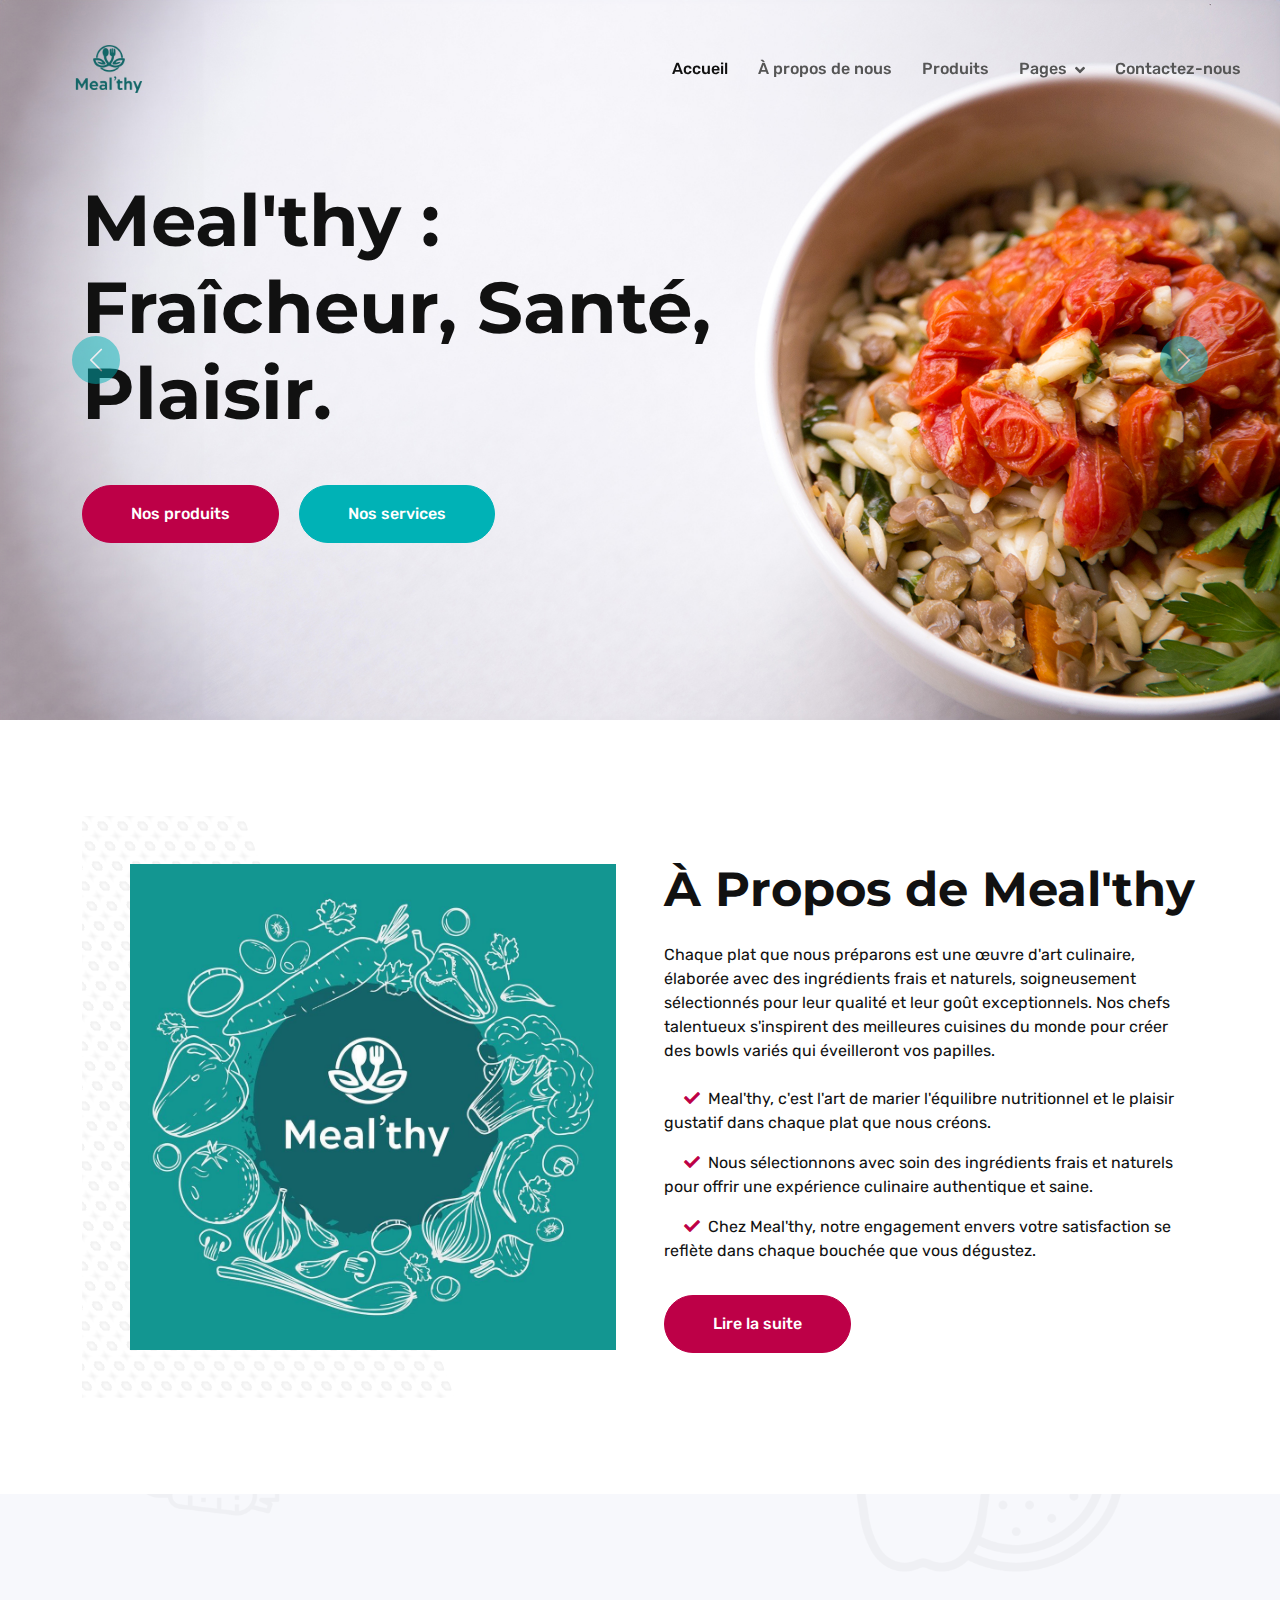
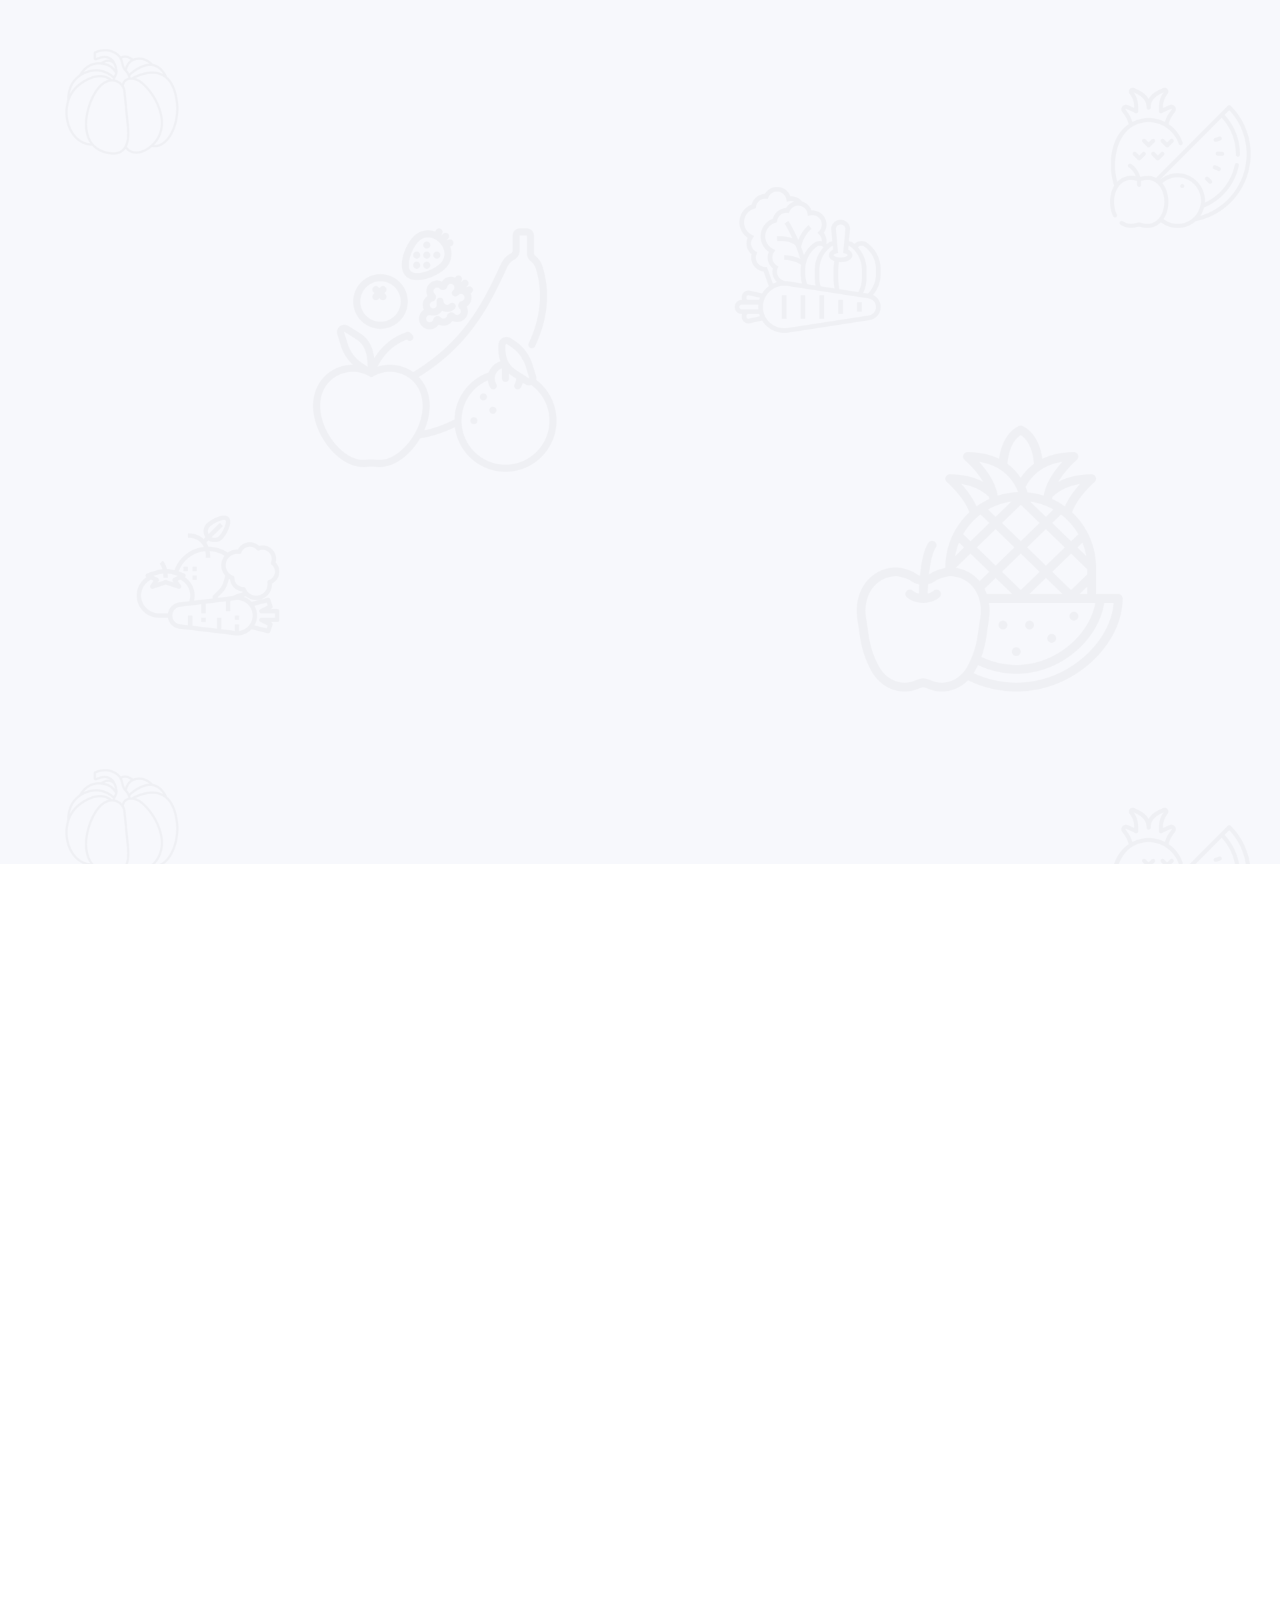
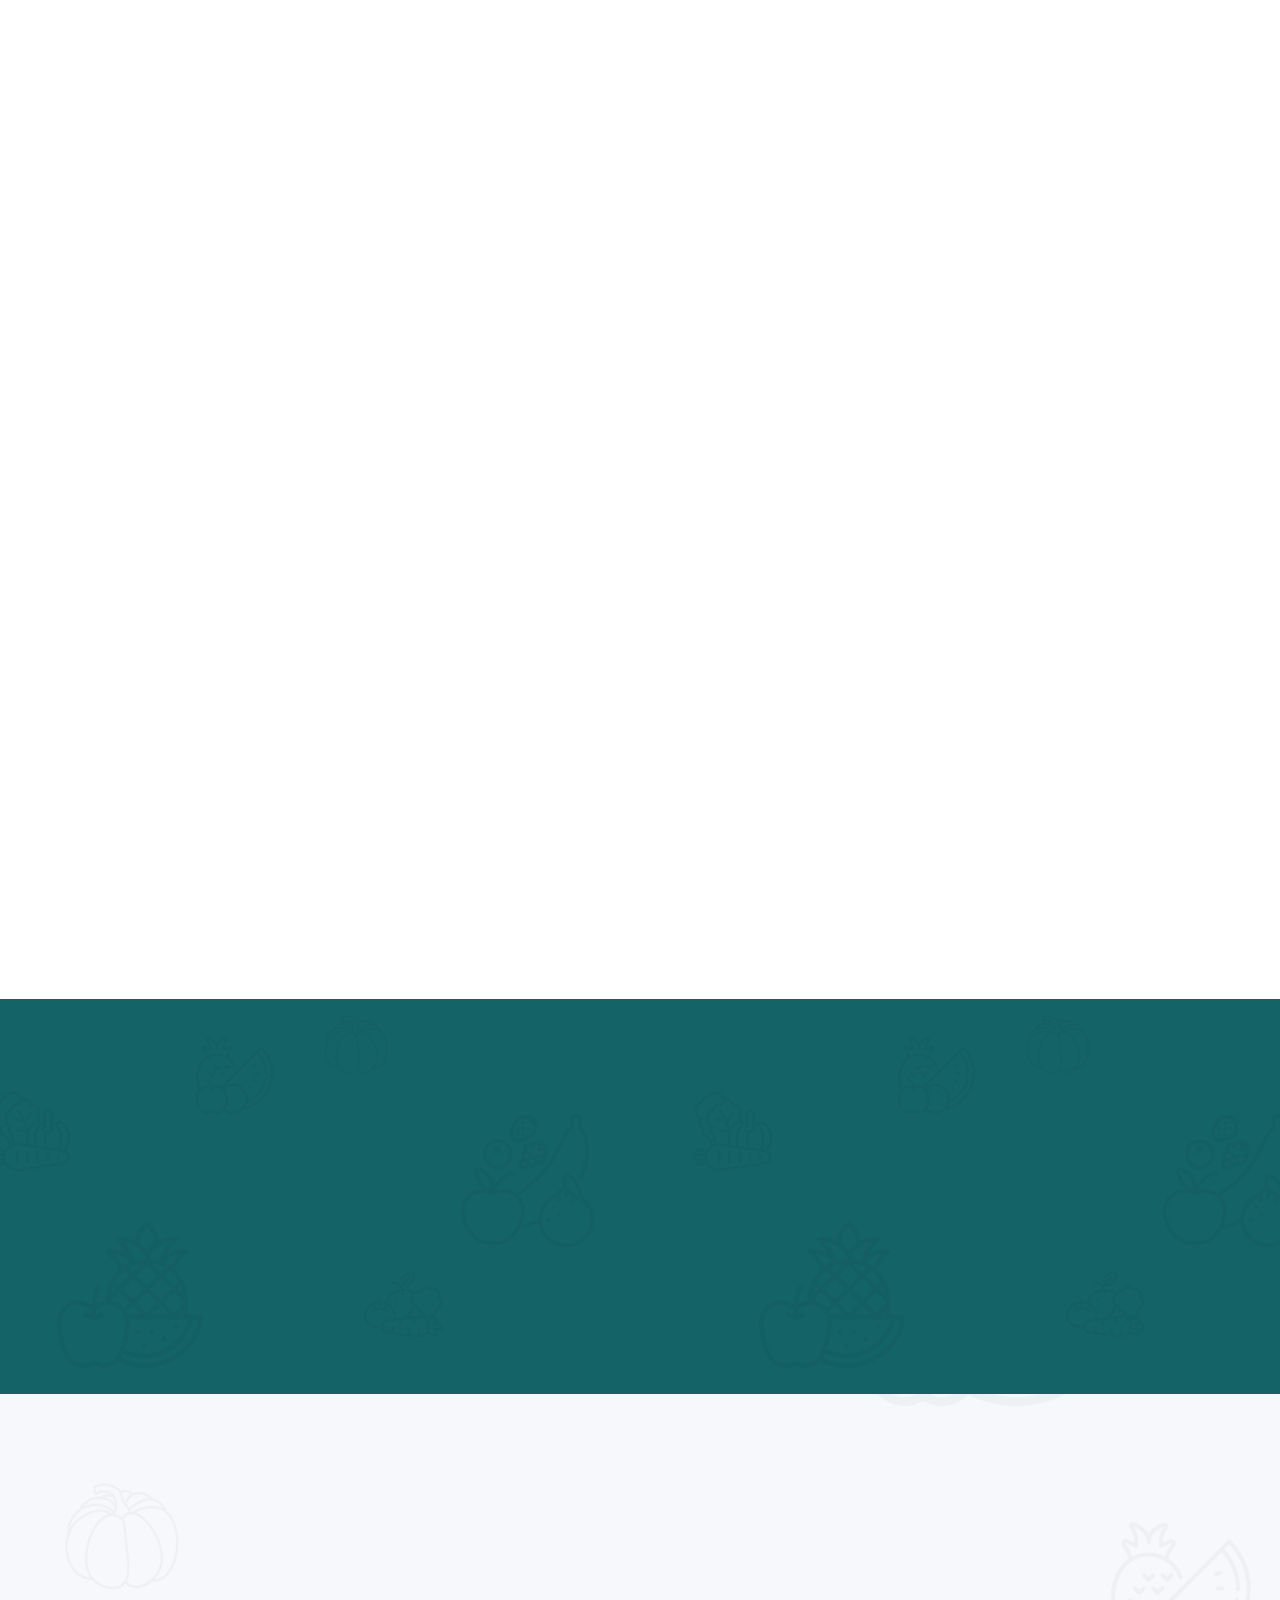
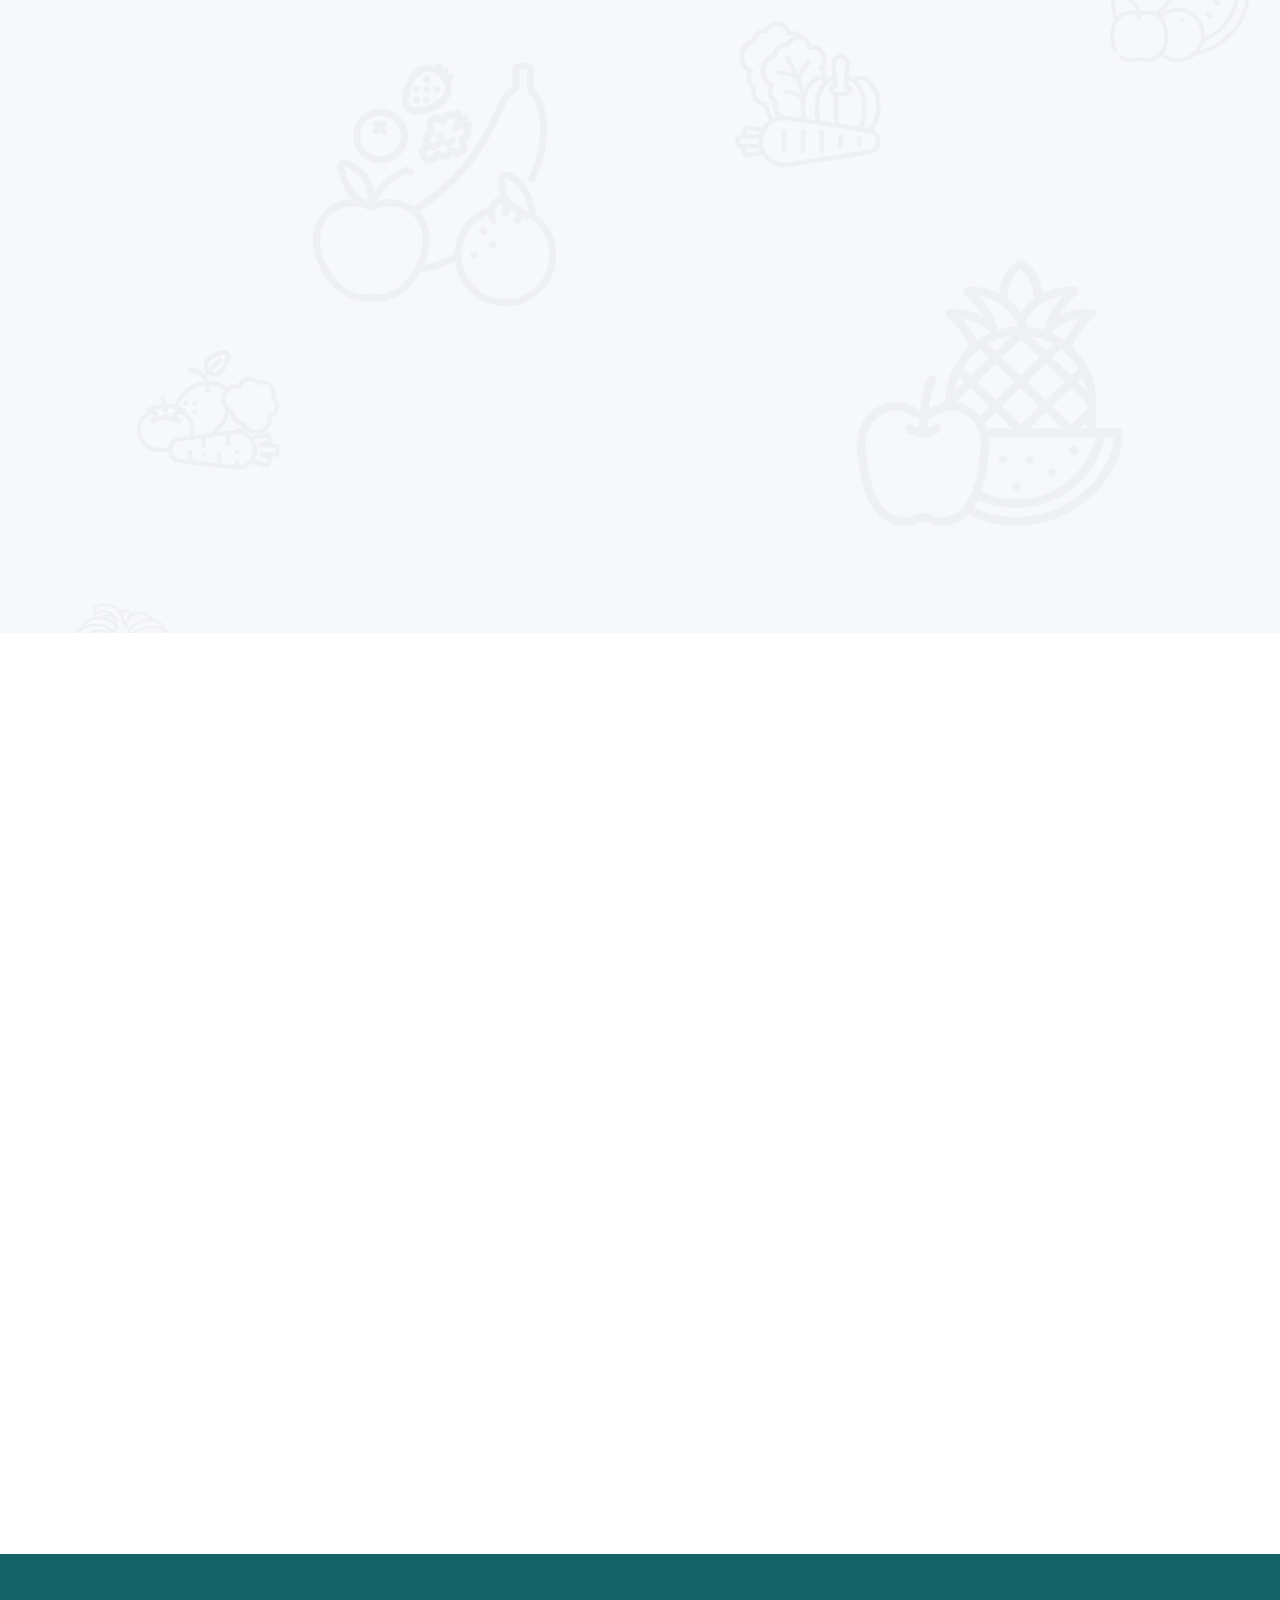
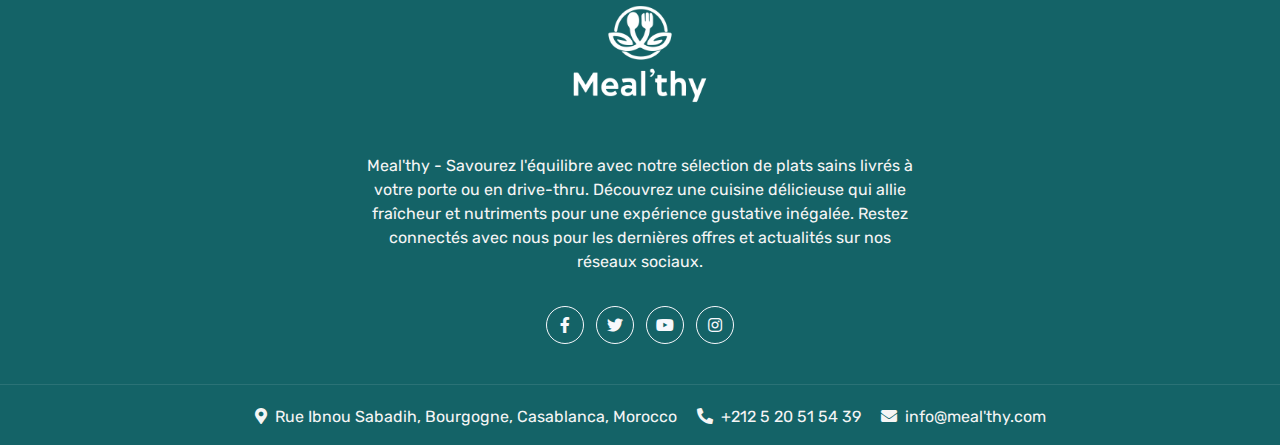
<file: index.html>
<!DOCTYPE html>
<html lang="en">

<head>
    <meta charset="utf-8">
    <title>Meal'thy | Healthy Meals Livrés à Votre Porte</title>
    <meta content="width=device-width, initial-scale=1.0" name="viewport">
    <meta content="smart kitchen delivery takeaway healthy meal glovo jumia food snack livraison lalivraison Mealthy, alimentation saine, repas équilibrés, livraison de repas, cuisine marocaine, santé, nutrition" name="keywords">
    <meta content="Découvrez Mealthy Maroc, votre source de repas équilibrés et délicieux. Commandez en ligne et profitez d'une livraison rapide à Casablanca. Explorez notre menu varié de plats inspirés de la cuisine marocaine et internationale." name="description">

    <!-- Favicon -->
    <link href="img/favicon.ico" rel="icon">

    <!-- Google Web Fonts -->
    <link rel="preconnect" href="https://fonts.googleapis.com">
    <link rel="preconnect" href="https://fonts.gstatic.com" crossorigin>
    <link href="https://fonts.googleapis.com/css2?family=Open+Sans:wght@400;500&family=Lora:wght@600;700&display=swap" rel="stylesheet"> 
    
    <link rel="preconnect" href="https://fonts.gstatic.com" crossorigin>
    <link href="https://fonts.googleapis.com/css2?family=DM+Serif+Display&family=Rubik:wght@400;700&display=swap" rel="stylesheet">

    <link rel="preconnect" href="https://fonts.googleapis.com">
    <link rel="preconnect" href="https://fonts.gstatic.com" crossorigin>
    <link href="https://fonts.googleapis.com/css2?family=Montserrat:wght@400;700&display=swap" rel="stylesheet">


    <!-- Icon Font Stylesheet -->
    <link href="https://cdnjs.cloudflare.com/ajax/libs/font-awesome/5.10.0/css/all.min.css" rel="stylesheet">
    <link href="https://cdn.jsdelivr.net/npm/bootstrap-icons@1.4.1/font/bootstrap-icons.css" rel="stylesheet">

    <!-- Libraries Stylesheet -->
    <link href="lib/animate/animate.min.css" rel="stylesheet">
    <link href="lib/owlcarousel/assets/owl.carousel.min.css" rel="stylesheet">

    <!-- Customized Bootstrap Stylesheet -->
    <link href="css/bootstrap.min.css" rel="stylesheet">

    <!-- Template Stylesheet -->
    <link href="css/style.css" rel="stylesheet">
</head>

<body>
    <!-- Spinner Start -->
    <div id="spinner" class="show bg-white position-fixed translate-middle w-100 vh-100 top-50 start-50 d-flex align-items-center justify-content-center">
        <div class="spinner-border text-primary" role="status"></div>
    </div>
    <!-- Spinner End -->


    <!-- Navbar Start -->
    <div class="container-fluid fixed-top px-0 wow fadeIn" data-wow-delay="0.1s">
        <div class="top-bar row gx-0 align-items-center d-none d-lg-flex">
            <div class="col-lg-6 px-5 text-start">
                <small><i class="fa fa-map-marker-alt me-2"></i>Rue Ibnou Sabadih, Bourgogne, Casablanca, Morocco</small>
                <small><i class="ms-4 fa fa-phone-alt me-2"></i>+212 5 20 51 54 39</small>
            </div>
            <div class="col-lg-6 px-5 text-end">
                <small>Suivez-nous :</small>
                <a class="text-body ms-3" href="https://www.facebook.com/?locale=fr_FR" target="_blank"><i class="fab fa-facebook-f"></i></a>
                <a class="text-body ms-3" href="https://twitter.com/?lang=fr" target="_blank"><i class="fab fa-twitter"></i></a>
                <a class="text-body ms-3" href="https://www.youtube.com/" target="_blank"><i class="fab fa-youtube"></i></a>
                <a class="text-body ms-3" href="https://instagram.com/Meal'thy_morocco?igshid=NzZhOTFlYzFmZQ==" target="_blank"><i class="fab fa-instagram"></i></a>
            </div>
        </div>

        <nav class="navbar navbar-expand-lg navbar-light py-lg-0 px-lg-5 wow fadeIn" data-wow-delay="0.1s">
            <a href="index.html" class="navbar-brand ms-4 ms-lg-0">
                <img class="logo" src="img/logo.png" alt="Meal'thy">
            </a>
            <button type="button" class="navbar-toggler me-4" data-bs-toggle="collapse" data-bs-target="#navbarCollapse">
                <span class="navbar-toggler-icon"></span>
            </button>
            <div class="collapse navbar-collapse" id="navbarCollapse">
                <div class="navbar-nav ms-auto p-4 p-lg-0">
                    <a href="index.html" class="nav-item nav-link active">Accueil</a>
                    <a href="about.html" class="nav-item nav-link">À propos de nous</a>
                    <a href="product.html" class="nav-item nav-link">Produits</a>
                    <div class="nav-item dropdown">
                        <a href="#" class="nav-link dropdown-toggle" data-bs-toggle="dropdown">Pages</a>
                        <div class="dropdown-menu m-0">
                            <a href="blog.html" class="dropdown-item">Blog en grille</a>
                            <a href="feature.html" class="dropdown-item">Nos Caractéristiques</a>
                            <a href="testimonial.html" class="dropdown-item">Témoignages</a>
                            <a href="404.html" class="dropdown-item">404 Page</a>
                        </div>
                    </div>
                    <a href="contact.html" class="nav-item nav-link">Contactez-nous</a>
                </div>
            </div>
        </nav>
    </div>
    <!-- Navbar End -->


    <!-- Carousel Start -->
    <div class="container-fluid p-0 mb-5 wow fadeIn" data-wow-delay="0.1s">
        <div id="header-carousel" class="carousel slide" data-bs-ride="carousel">
            <div class="carousel-inner">
                <div class="carousel-item active">
                    <img class="w-100" src="img/carousel-1.jpg" alt="Image">
                    <div class="carousel-caption">
                        <div class="container">
                            <div class="row justify-content-start">
                                <div class="col-lg-7">
                                    <h1 class="display-2 mb-5 animated slideInDown">Meal'thy : Fraîcheur, Santé, Plaisir.</h1>
                                    <a href="product.html" class="btn btn-primary rounded-pill py-sm-3 px-sm-5">Nos produits</a>
                                    <a href="#delivery-service" class="btn btn-secondary rounded-pill py-sm-3 px-sm-5 ms-3">Nos services</a>
                                </div>
                            </div>
                        </div>
                    </div>
                </div>
                <div class="carousel-item">
                    <img class="w-100" src="img/carousel-2.jpg" alt="Image">
                    <div class="carousel-caption">
                        <div class="container">
                            <div class="row justify-content-start">
                                <div class="col-lg-7">
                                    <h1 class="display-2 mb-5 animated slideInDown">Saveurs Saines, Livrées Fraîches !</h1>
                                    <a href="product.html" class="btn btn-primary rounded-pill py-sm-3 px-sm-5">Nos produits</a>
                                    <a href="#delivery-service" class="btn btn-secondary rounded-pill py-sm-3 px-sm-5 ms-3">Nos services</a>
                                </div>
                            </div>
                        </div>
                    </div>
                </div>
            </div>
            <button class="carousel-control-prev" type="button" data-bs-target="#header-carousel"
                data-bs-slide="prev">
                <span class="carousel-control-prev-icon" aria-hidden="true"></span>
                <span class="visually-hidden">Précédent</span>
            </button>
            <button class="carousel-control-next" type="button" data-bs-target="#header-carousel"
                data-bs-slide="next">
                <span class="carousel-control-next-icon" aria-hidden="true"></span>
                <span class="visually-hidden">Suivant</span>
            </button>
        </div>
    </div>
    <!-- Carousel End -->


    <!-- About Start -->
    <div class="container-xxl py-5">
        <div class="container">
            <div class="row g-5 align-items-center">
                <div class="col-lg-6 wow fadeIn" data-wow-delay="0.1s">
                    <div class="about-img position-relative overflow-hidden p-5 pe-0">
                        <img class="img-fluid w-100" src="img/about.jpg">
                    </div>
                </div>
                <div class="col-lg-6 wow fadeIn" data-wow-delay="0.5s">
                    <h1 class="display-5 mb-4">À Propos de Meal'thy</h1>
                    <p class="mb-4">Chaque plat que nous préparons est une œuvre d'art culinaire, élaborée avec des ingrédients frais et naturels, 
                        soigneusement sélectionnés pour leur qualité et leur goût exceptionnels. 
                        Nos chefs talentueux s'inspirent des meilleures cuisines du monde pour créer des bowls variés qui éveilleront vos papilles.</p>
                    <p><i class="fa fa-check text-primary me-3"></i>Meal'thy, c'est l'art de marier l'équilibre nutritionnel et le plaisir gustatif dans chaque plat que nous créons.</p>
                    <p><i class="fa fa-check text-primary me-3"></i>Nous sélectionnons avec soin des ingrédients frais et naturels pour offrir une expérience culinaire authentique et saine.</p>
                    <p><i class="fa fa-check text-primary me-3"></i>Chez Meal'thy, notre engagement envers votre satisfaction se reflète dans chaque bouchée que vous dégustez.</p>
                    <a class="btn btn-primary rounded-pill py-3 px-5 mt-3" href="about.html">Lire la suite</a>
                </div>
            </div>
        </div>
    </div>
    <!-- About End -->


    <!-- Feature Start -->
    <div class="container-fluid bg-light bg-icon my-5 py-6">
        <div class="container">
            <div class="section-header text-center mx-auto mb-5 wow fadeInUp" data-wow-delay="0.1s" style="max-width: 500px;">
                <h1 class="display-5 mb-3">Nos Caractéristiques</h1>
                <p>Découvrez ce qui distingue Meal'thy en tant que destination de choix pour une alimentation saine et délicieuse :</p>
            </div>
            <div class="row g-4">
                <div class="col-lg-4 col-md-6 wow fadeInUp" data-wow-delay="0.1s">
                    <div class="bg-white text-center h-100 p-4 p-xl-5">
                        <img class="img-fluid mb-4" src="img/icon-1.png" alt="">
                        <h4 class="mb-3">Naturels</h4>
                        <p class="mb-4">Produits frais et naturels sans aliments transformés.</p>
                    </div>
                </div>
                <div class="col-lg-4 col-md-6 wow fadeInUp" data-wow-delay="0.3s">
                    <div class="bg-white text-center h-100 p-4 p-xl-5">
                        <img class="img-fluid mb-4" src="img/icon-3.png" alt="">
                        <h4 class="mb-3">Équilibrés et Délicieux</h4>
                        <p class="mb-4">Plats equilibres sains et appetissants.</p>
                    </div>
                </div>
                <div class="col-lg-4 col-md-6 wow fadeInUp" data-wow-delay="0.5s">
                    <div class="bg-white text-center h-100 p-4 p-xl-5">
                        <img class="img-fluid mb-4" src="img/icon-4.png" alt="">
                        <h4 class="mb-3">Diversité</h4>
                        <p class="mb-4">Un choix varie avec nos bowls inspires des meilleures cuisines du monde.</p>
                    </div>
                </div>
            </div>
        </div>
    </div>
    <!-- Feature End -->


    <!-- Product Start -->
    <div class="container-xxl py-5">
        <div class="container">
            <div class="row g-0 gx-5 align-items-end">
                <div class="col-lg-6">
                    <div class="section-header text-start mb-5 wow fadeInUp" data-wow-delay="0.1s" style="max-width: 500px;">
                        <h1 class="display-5 mb-3">Nos Produits</h1>
                        <p>Explorez l'Univers Gourmand de Meal'thy :</p>
                    </div>
                </div>
            </div>
            <div class="tab-content">
                <div id="tab-1" class="tab-pane fade show p-0 active">
                    <div class="row g-4">
                        <div class="col-xl-3 col-lg-4 col-md-6 wow fadeInUp" data-wow-delay="0.1s">
                            <div class="product-item">
                                <div class="position-relative bg-light overflow-hidden">
                                    <img class="img-fluid w-100" src="img/product-1.jpg" alt="">
                                </div>
                                <div class="text-center p-4">
                                    <a class="d-block h5 mb-2" href="https://l.instagram.com/?u=https%3A%2F%2Flalivraison.ma%2Frestaurant%3Fname%3Dmealthy&e=AT2xf3KtJ8vPB_Ap7wnvRlLHHA9MCtujyxryKSAiMsRTP6HufFmkvd_qGnVtRoPoNL0eD38goM96vuZUFpyBdL5OBXFw09W_DS04AqE" target="_blank">Mousse choco</a>
                                </div>
                            </div>
                        </div>
                        <div class="col-xl-3 col-lg-4 col-md-6 wow fadeInUp" data-wow-delay="0.3s">
                            <div class="product-item">
                                <div class="position-relative bg-light overflow-hidden">
                                    <img class="img-fluid w-100" src="img/product-2.jpg" alt="">
                                </div>
                                <div class="text-center p-4">
                                    <a class="d-block h5 mb-2" href="https://l.instagram.com/?u=https%3A%2F%2Flalivraison.ma%2Frestaurant%3Fname%3Dmealthy&e=AT2xf3KtJ8vPB_Ap7wnvRlLHHA9MCtujyxryKSAiMsRTP6HufFmkvd_qGnVtRoPoNL0eD38goM96vuZUFpyBdL5OBXFw09W_DS04AqE" target="_blank">Mhalabia</a>
                                </div>
                            </div>
                        </div>
                        <div class="col-xl-3 col-lg-4 col-md-6 wow fadeInUp" data-wow-delay="0.5s">
                            <div class="product-item">
                                <div class="position-relative bg-light overflow-hidden">
                                    <img class="img-fluid w-100" src="img/product-3.jpg" alt="">
                                </div>
                                <div class="text-center p-4">
                                    <a class="d-block h5 mb-2" href="https://l.instagram.com/?u=https%3A%2F%2Flalivraison.ma%2Frestaurant%3Fname%3Dmealthy&e=AT2xf3KtJ8vPB_Ap7wnvRlLHHA9MCtujyxryKSAiMsRTP6HufFmkvd_qGnVtRoPoNL0eD38goM96vuZUFpyBdL5OBXFw09W_DS04AqE" target="_blank">Chia pudding</a>
                                </div>
                            </div>
                        </div>
                        <div class="col-xl-3 col-lg-4 col-md-6 wow fadeInUp" data-wow-delay="0.7s">
                            <div class="product-item">
                                <div class="position-relative bg-light overflow-hidden">
                                    <img class="img-fluid w-100" src="img/product-4.jpg" alt="">
                                </div>
                                <div class="text-center p-4">
                                    <a class="d-block h5 mb-2" href="https://l.instagram.com/?u=https%3A%2F%2Flalivraison.ma%2Frestaurant%3Fname%3Dmealthy&e=AT2xf3KtJ8vPB_Ap7wnvRlLHHA9MCtujyxryKSAiMsRTP6HufFmkvd_qGnVtRoPoNL0eD38goM96vuZUFpyBdL5OBXFw09W_DS04AqE" target="_blank">Le Marocain</a>
                                </div>
                            </div>
                        </div>
                        <div class="col-xl-3 col-lg-4 col-md-6 wow fadeInUp" data-wow-delay="0.1s">
                            <div class="product-item">
                                <div class="position-relative bg-light overflow-hidden">
                                    <img class="img-fluid w-100" src="img/product-5.jpg" alt="">
                                </div>
                                <div class="text-center p-4">
                                    <a class="d-block h5 mb-2" href="https://l.instagram.com/?u=https%3A%2F%2Flalivraison.ma%2Frestaurant%3Fname%3Dmealthy&e=AT2xf3KtJ8vPB_Ap7wnvRlLHHA9MCtujyxryKSAiMsRTP6HufFmkvd_qGnVtRoPoNL0eD38goM96vuZUFpyBdL5OBXFw09W_DS04AqE" target="_blank">L’Italien</a>
                                </div>
                            </div>
                        </div>
                        <div class="col-xl-3 col-lg-4 col-md-6 wow fadeInUp" data-wow-delay="0.3s">
                            <div class="product-item">
                                <div class="position-relative bg-light overflow-hidden">
                                    <img class="img-fluid w-100" src="img/product-6.jpg" alt="">
                                </div>
                                <div class="text-center p-4">
                                    <a class="d-block h5 mb-2" href="https://l.instagram.com/?u=https%3A%2F%2Flalivraison.ma%2Frestaurant%3Fname%3Dmealthy&e=AT2xf3KtJ8vPB_Ap7wnvRlLHHA9MCtujyxryKSAiMsRTP6HufFmkvd_qGnVtRoPoNL0eD38goM96vuZUFpyBdL5OBXFw09W_DS04AqE" target="_blank">Le Mexicain</a>
                                </div>
                            </div>
                        </div>
                        <div class="col-xl-3 col-lg-4 col-md-6 wow fadeInUp" data-wow-delay="0.5s">
                            <div class="product-item">
                                <div class="position-relative bg-light overflow-hidden">
                                    <img class="img-fluid w-100" src="img/product-7.jpg" alt="">
                                </div>
                                <div class="text-center p-4">
                                    <a class="d-block h5 mb-2" href="https://l.instagram.com/?u=https%3A%2F%2Flalivraison.ma%2Frestaurant%3Fname%3Dmealthy&e=AT2xf3KtJ8vPB_Ap7wnvRlLHHA9MCtujyxryKSAiMsRTP6HufFmkvd_qGnVtRoPoNL0eD38goM96vuZUFpyBdL5OBXFw09W_DS04AqE" target="_blank">L’indien</a>
                                </div>
                            </div>
                        </div>
                        <div class="col-xl-3 col-lg-4 col-md-6 wow fadeInUp" data-wow-delay="0.7s">
                            <div class="product-item">
                                <div class="position-relative bg-light overflow-hidden">
                                    <img class="img-fluid w-100" src="img/product-8.jpg" alt="">
                                </div>
                                <div class="text-center p-4">
                                    <a class="d-block h5 mb-2" href="https://l.instagram.com/?u=https%3A%2F%2Flalivraison.ma%2Frestaurant%3Fname%3Dmealthy&e=AT2xf3KtJ8vPB_Ap7wnvRlLHHA9MCtujyxryKSAiMsRTP6HufFmkvd_qGnVtRoPoNL0eD38goM96vuZUFpyBdL5OBXFw09W_DS04AqE" target="_blank">Le Coréen</a>
                                </div>
                                </div>
                            </div>
                        </div>
                    </div>
                    <div class="row g-4">
                        <div class="col-xl-3 col-lg-4 col-md-6 wow fadeInUp" data-wow-delay="0.1s">
                            <div class="product-item">
                                <div class="position-relative bg-light overflow-hidden">
                                    <img class="img-fluid w-100" src="img/product-9.jpg" alt="">
                                </div>
                                <div class="text-center p-4">
                                    <a class="d-block h5 mb-2" href="https://l.instagram.com/?u=https%3A%2F%2Flalivraison.ma%2Frestaurant%3Fname%3Dmealthy&e=AT2xf3KtJ8vPB_Ap7wnvRlLHHA9MCtujyxryKSAiMsRTP6HufFmkvd_qGnVtRoPoNL0eD38goM96vuZUFpyBdL5OBXFw09W_DS04AqE" target="_blank">Le Libanais</a>
                                </div>
                            </div>
                        </div>
                        <div class="col-xl-3 col-lg-4 col-md-6 wow fadeInUp" data-wow-delay="0.3s">
                            <div class="product-item">
                                <div class="position-relative bg-light overflow-hidden">
                                    <img class="img-fluid w-100" src="img/product-10.jpg" alt="">
                                </div>
                                <div class="text-center p-4">
                                    <a class="d-block h5 mb-2" href="https://l.instagram.com/?u=https%3A%2F%2Flalivraison.ma%2Frestaurant%3Fname%3Dmealthy&e=AT2xf3KtJ8vPB_Ap7wnvRlLHHA9MCtujyxryKSAiMsRTP6HufFmkvd_qGnVtRoPoNL0eD38goM96vuZUFpyBdL5OBXFw09W_DS04AqE" target="_blank">Le Thaïlandais</a>
                                </div>
                            </div>
                        </div>
                        <div class="col-xl-3 col-lg-4 col-md-6 wow fadeInUp" data-wow-delay="0.5s">
                            <div class="product-item">
                                <div class="position-relative bg-light overflow-hidden">
                                    <img class="img-fluid w-100" src="img/product-11.jpg" alt="">
                                </div>
                                <div class="text-center p-4">
                                    <a class="d-block h5 mb-2" href="https://l.instagram.com/?u=https%3A%2F%2Flalivraison.ma%2Frestaurant%3Fname%3Dmealthy&e=AT2xf3KtJ8vPB_Ap7wnvRlLHHA9MCtujyxryKSAiMsRTP6HufFmkvd_qGnVtRoPoNL0eD38goM96vuZUFpyBdL5OBXFw09W_DS04AqE" target="_blank">Le Hawaïen</a>
                                </div>
                            </div>
                        </div>
                        <div class="col-xl-3 col-lg-4 col-md-6 wow fadeInUp" data-wow-delay="0.5s">
                            <div class="product-item">
                                <div class="position-relative bg-light overflow-hidden">
                                    <img class="img-fluid w-100" src="img/product-12.jpg" alt="">
                                </div>
                                <div class="text-center p-4">
                                    <a class="d-block h5 mb-2" href="https://l.instagram.com/?u=https%3A%2F%2Flalivraison.ma%2Frestaurant%3Fname%3Dmealthy&e=AT2xf3KtJ8vPB_Ap7wnvRlLHHA9MCtujyxryKSAiMsRTP6HufFmkvd_qGnVtRoPoNL0eD38goM96vuZUFpyBdL5OBXFw09W_DS04AqE" target="_blank">Antiox</a>
                                </div>
                            </div>
                        </div>
                        <div id="delivery-service" class="col-12 text-center wow fadeInUp" data-wow-delay="0.1s">
                            <a id="bouton" class="btn btn-primary rounded-pill py-3 px-5" href="product.html">Découvrez d'autres produits</a>
                        </div>
                    </div>
                </div>
            </div>
        </div>
    </div>
    <!-- Product End -->


    <!-- Firm Visit Start -->
    <div  class="container-fluid bg-primary bg-icon mt-5 py-6">
        <div class="container">
            <div class="row g-5 align-items-center">
                <div class="col-md-7 wow fadeIn" data-wow-delay="0.1s">
                    <h1 class="display-5 text-white mb-3">Notre Service de Livraison</h1>
                    <p class="text-white mb-0">Profitez de plats sains et délicieux livrés à votre porte en un rien de temps. Choisissez parmi notre sélection variée, commandez en ligne facilement, et dégustez des repas équilibrés sans effort.</p>
                </div>
                <div class="col-md-5 text-md-end wow fadeIn" data-wow-delay="0.5s">
                    <a class="btn btn-lg btn-secondary rounded-pill py-3 px-5" href="https://l.instagram.com/?u=https%3A%2F%2Flalivraison.ma%2Frestaurant%3Fname%3Dmealthy&e=AT2xf3KtJ8vPB_Ap7wnvRlLHHA9MCtujyxryKSAiMsRTP6HufFmkvd_qGnVtRoPoNL0eD38goM96vuZUFpyBdL5OBXFw09W_DS04AqE" target="_blank">Commander maintenant</a>
                </div>
            </div>
        </div>
    </div>
    <!-- Firm Visit End -->


    <!-- Testimonial Start -->
    <div class="container-fluid bg-light bg-icon py-6 mb-5">
        <div class="container">
            <div class="section-header text-center mx-auto mb-5 wow fadeInUp" data-wow-delay="0.1s" style="max-width: 500px;">
                <h1 class="display-5 mb-3">Avis de nos Clients</h1>
                <p>Découvrez les Paroles de Satisfactions de nos Clients, qui partagent leur expérience avec Meal'thy.</p>
            </div>
            <div class="owl-carousel testimonial-carousel wow fadeInUp" data-wow-delay="0.1s">
                <div class="testimonial-item position-relative bg-white p-5 mt-4">
                    <i class="fa fa-quote-left fa-3x text-primary position-absolute top-0 start-0 mt-n4 ms-5"></i>
                    <p class="mb-4">J'adore la variété des options proposées par Meal'thy. Chaque jour, je peux choisir quelque chose de nouveau et d'exquis. Les ingrédients de qualité font vraiment la différence. Je recommande</p>
                    <div class="d-flex align-items-center">
                        <img class="flex-shrink-0 rounded-circle" src="img/testimonial-1.jpg" alt="">
                        <div class="ms-3">
                            <h5 class="mb-1">Fatima Ait Benali</h5>
                        </div>
                    </div>
                </div>
                <div class="testimonial-item position-relative bg-white p-5 mt-4">
                    <i class="fa fa-quote-left fa-3x text-primary position-absolute top-0 start-0 mt-n4 ms-5"></i>
                    <p class="mb-4">Meal'thy est devenu mon choix préféré pour des repas rapides et sains. Les portions sont généreuses, et la variété des plats est incroyable. Je suis un client fidèle!</p>
                    <div class="d-flex align-items-center">
                        <img class="flex-shrink-0 rounded-circle" src="img/testimonial-2.jpg" alt="">
                        <div class="ms-3">
                            <h5 class="mb-1">Ahmed El Maghribi</h5>
                        </div>
                    </div>
                </div>
                <div class="testimonial-item position-relative bg-white p-5 mt-4">
                    <i class="fa fa-quote-left fa-3x text-primary position-absolute top-0 start-0 mt-n4 ms-5"></i>
                    <p class="mb-4">En tant que personne occupée, Meal'thy a vraiment simplifié ma vie. Les plats sont délicieux, et la livraison est toujours à l'heure. Merci de rendre l'alimentation saine si pratique!</p>
                    <div class="d-flex align-items-center">
                        <img class="flex-shrink-0 rounded-circle" src="img/testimonial-3.jpg" alt="">
                        <div class="ms-3">
                            <h5 class="mb-1">Karim Rahmani</h5>
                        </div>
                    </div>
                </div>
                <div class="testimonial-item position-relative bg-white p-5 mt-4">
                    <i class="fa fa-quote-left fa-3x text-primary position-absolute top-0 start-0 mt-n4 ms-5"></i>
                    <p class="mb-4">Meal'thy est mon choix numéro un pour des repas sains et délicieux. J'apprécie la variété des options disponibles, et la qualité est toujours au rendez-vous. Je recommande Meal'thy à tous mes amis</p>
                    <div class="d-flex align-items-center">
                        <img class="flex-shrink-0 rounded-circle" src="img/testimonial-4.jpg" alt="">
                        <div class="ms-3">
                            <h5 class="mb-1">Rachida El Amrani</h5>
                        </div>
                    </div>
                </div>
            </div>
        </div>
    </div>
    <!-- Testimonial End -->


    <!-- Blog Start -->
    <div class="container-xxl py-5">
        <div class="container">
            <div class="section-header text-center mx-auto mb-5 wow fadeInUp" data-wow-delay="0.1s" style="max-width: 500px;">
                <h1 class="display-5 mb-3">Articles de Blog</h1>
                <p>Découvrez notre blog pour rester informé des dernières tendances culinaires, des conseils nutritionnels et des recettes inspirantes. Plongez dans le monde Meal'thy et trouvez l'inspiration pour des repas sains et délicieux.</p>
            </div>
            <div class="row g-4">
                <div class="col-lg-4 col-md-6 wow fadeInUp" data-wow-delay="0.1s">
                    <img class="img-fluid" src="img/blog-1.jpg" alt="">
                    <div class="bg-light p-4">
                        <a class="d-block h5 lh-base mb-4" href="https://www.instagram.com/p/CkJDU55qFB4/?utm_source=ig_web_copy_link&igshid=MzRlODBiNWFlZA==" target="_blank">Stay tuned…</a>
                        <div class="text-muted border-top pt-4">
                            <small class="me-3"><i class="fa fa-user text-primary me-2"></i>Admin</small>
                            <small class="me-3"><i class="fa fa-calendar text-primary me-2"></i>25 OCTOBRE 2022</small>
                        </div>
                    </div>
                </div>
                <div class="col-lg-4 col-md-6 wow fadeInUp" data-wow-delay="0.3s">
                    <img class="img-fluid" src="img/blog-2.jpg" alt="">
                    <div class="bg-light p-4">
                        <a class="d-block h5 lh-base mb-4" href="https://www.instagram.com/p/CrYaaNVIc-M/?utm_source=ig_web_copy_link&igshid=MzRlODBiNWFlZA==" target="_blank">It’s all about creating healthy habits not restrictions</a>
                        <div class="text-muted border-top pt-4">
                            <small class="me-3"><i class="fa fa-user text-primary me-2"></i>Admin</small>
                            <small class="me-3"><i class="fa fa-calendar text-primary me-2"></i>23 AVRIL 2023</small>
                        </div>
                    </div>
                </div>
                <div class="col-lg-4 col-md-6 wow fadeInUp" data-wow-delay="0.5s">
                    <img class="img-fluid" src="img/blog-3.jpg" alt="">
                    <div class="bg-light p-4">
                        <a class="d-block h5 lh-base mb-4" href="https://www.instagram.com/p/CsQ6OEeKCOj/?utm_source=ig_web_copy_link&igshid=MzRlODBiNWFlZA==" target="_blank">Pourquoi choisir Meal’thy</a>
                        <div class="text-muted border-top pt-4">
                            <small class="me-3"><i class="fa fa-user text-primary me-2"></i>Admin</small>
                            <small class="me-3"><i class="fa fa-calendar text-primary me-2"></i>15 MAI 2023</small>
                        </div>
                    </div>
                </div>
            </div>
        </div>
    </div>
    <!-- Blog End -->

    <!-- Footer Start -->
    <footer>
        <div class="footer-top text-center">
            <div class="container">
                <div class="row justify-content-center">
                    <div class="col-lg-6 text-center">
                        <a class="#" href="#"><img class="logo2" src="img/logo2.png" alt="Epic Studio."></a>
                        <p id="description">Meal'thy - Savourez l'équilibre avec notre sélection de plats sains livrés à votre porte ou en drive-thru.
                             Découvrez une cuisine délicieuse qui allie fraîcheur et nutriments pour une expérience gustative inégalée.
                             Restez connectés avec nous pour les dernières offres et actualités sur nos réseaux sociaux.</p>
                            <div class="social_container text-center">
                                <a class="btn btn-square btn-outline-light rounded-circle me-1" href="https://www.facebook.com/?locale=fr_FR" target="_blank"><i class="fab fa-facebook-f"></i></a>
                                <a class="btn btn-square btn-outline-light rounded-circle me-1" href="https://www.twitter.com/?locale=fr_FR" target="_blank"><i class="fab fa-twitter"></i></a>
                                <a class="btn btn-square btn-outline-light rounded-circle me-1" href="https://www.youtube.com/?locale=fr_FR" target="_blank"><i class="fab fa-youtube"></i></a>
                                <a class="btn btn-square btn-outline-light rounded-circle me-0" href="https://instagram.com/Meal'thy_morocco?igshid=NzZhOTFlYzFmZQ==" target="_blank"><i class="fab fa-instagram"></i></a>
                            </div>
                        
                    </div>
                    
                </div>
            </div>
        </div>
        <div class="footer-bottom">
            <p><i class="fa fa-map-marker-alt me-3"></i>Rue Ibnou Sabadih, Bourgogne, Casablanca, Morocco</p>
            <p><i class="fa fa-phone-alt me-3"></i>+212 5 20 51 54 39</p>
            <p><i class="fa fa-envelope me-3"></i>info@meal'thy.com</p>
        </div>
    </footer>
    <!-- Footer End -->

    


    <!-- JavaScript Libraries -->
    <script src="https://code.jquery.com/jquery-3.4.1.min.js"></script>
    <script src="https://cdn.jsdelivr.net/npm/bootstrap@5.0.0/dist/js/bootstrap.bundle.min.js"></script>
    <script src="lib/wow/wow.min.js"></script>
    <script src="lib/easing/easing.min.js"></script>
    <script src="lib/waypoints/waypoints.min.js"></script>
    <script src="lib/owlcarousel/owl.carousel.min.js"></script>

    <!-- Template Javascript -->
    <script src="js/main.js"></script>
</body>

</html>
</file>
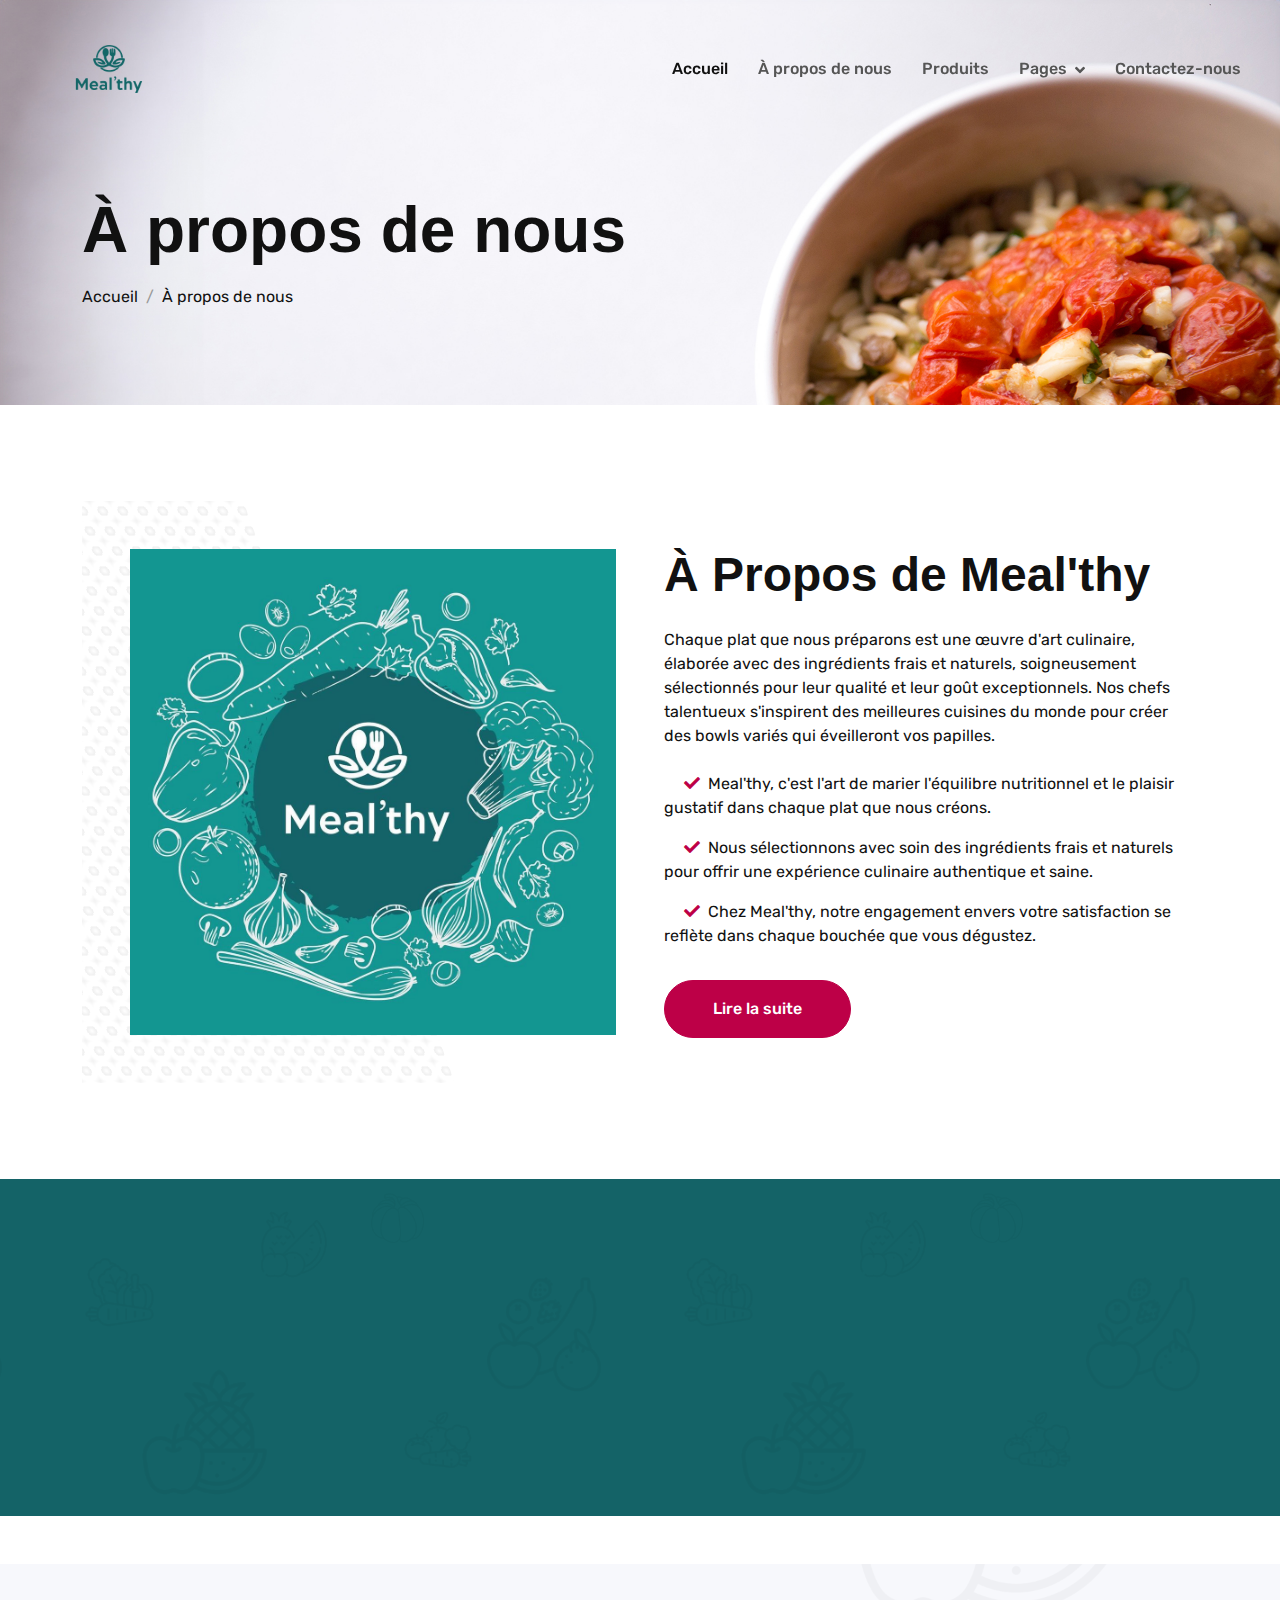
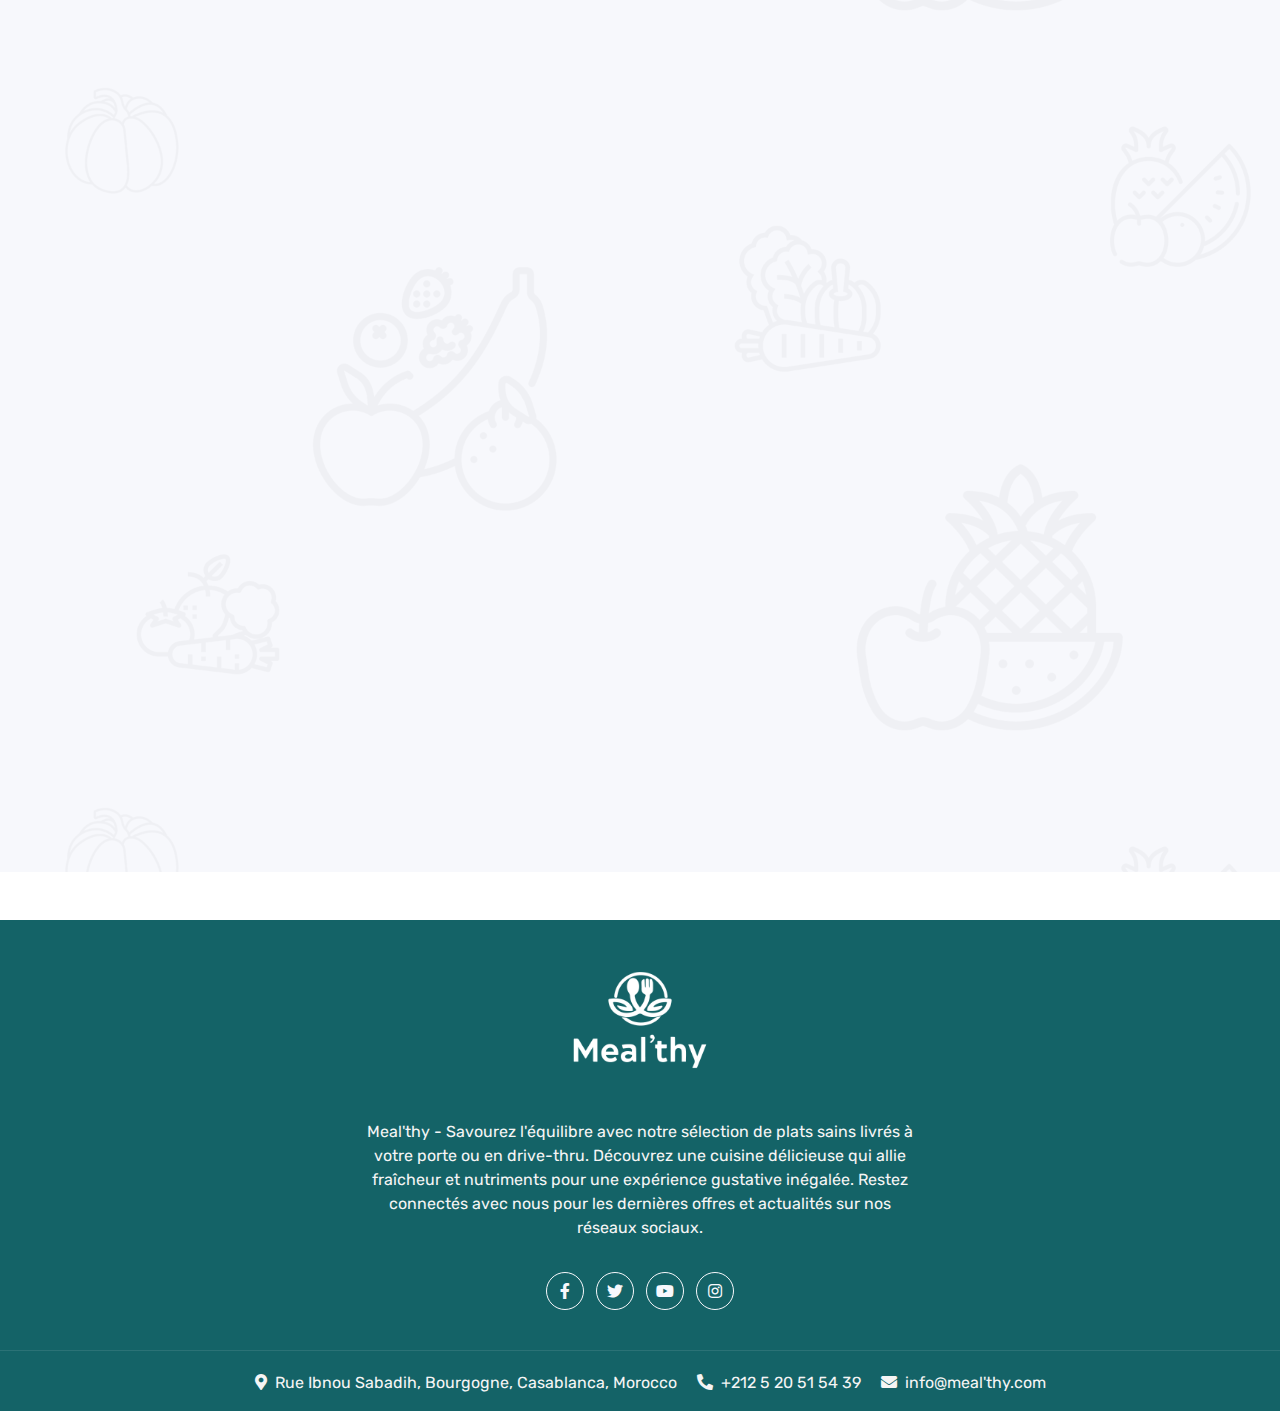
<file: about.html>
<!DOCTYPE html>
<html lang="en">

<head>
    <meta charset="utf-8">
    <title>Meal'thy | Healthy Meals Livrés à Votre Porte</title>
    <meta content="width=device-width, initial-scale=1.0" name="viewport">
    <meta content="smart kitchen delivery takeaway healthy meal glovo jumia food snack livraison lalivraison Mealthy, alimentation saine, repas équilibrés, livraison de repas, cuisine marocaine, santé, nutrition" name="keywords">
    <meta content="Découvrez Mealthy Maroc, votre source de repas équilibrés et délicieux. Commandez en ligne et profitez d'une livraison rapide à Casablanca. Explorez notre menu varié de plats inspirés de la cuisine marocaine et internationale." name="description">

    <!-- Favicon -->
    <link href="img/favicon.ico" rel="icon">

    <!-- Google Web Fonts -->
    <link rel="preconnect" href="https://fonts.googleapis.com">
    <link rel="preconnect" href="https://fonts.gstatic.com" crossorigin>
    <link href="https://fonts.googleapis.com/css2?family=Open+Sans:wght@400;500&family=Lora:wght@600;700&display=swap" rel="stylesheet"> 

    <link rel="preconnect" href="https://fonts.gstatic.com" crossorigin>
    <link href="https://fonts.googleapis.com/css2?family=DM+Serif+Display&family=Rubik:wght@400;700&display=swap" rel="stylesheet">


    <!-- Icon Font Stylesheet -->
    <link href="https://cdnjs.cloudflare.com/ajax/libs/font-awesome/5.10.0/css/all.min.css" rel="stylesheet">
    <link href="https://cdn.jsdelivr.net/npm/bootstrap-icons@1.4.1/font/bootstrap-icons.css" rel="stylesheet">

    <!-- Libraries Stylesheet -->
    <link href="lib/animate/animate.min.css" rel="stylesheet">
    <link href="lib/owlcarousel/assets/owl.carousel.min.css" rel="stylesheet">

    <!-- Customized Bootstrap Stylesheet -->
    <link href="css/bootstrap.min.css" rel="stylesheet">

    <!-- Template Stylesheet -->
    <link href="css/style.css" rel="stylesheet">
</head>

<body>
    <!-- Spinner Start -->
    <div id="spinner" class="show bg-white position-fixed translate-middle w-100 vh-100 top-50 start-50 d-flex align-items-center justify-content-center">
        <div class="spinner-border text-primary" role="status"></div>
    </div>
    <!-- Spinner End -->


    <!-- Navbar Start -->
    <div class="container-fluid fixed-top px-0 wow fadeIn" data-wow-delay="0.1s">
        <div class="top-bar row gx-0 align-items-center d-none d-lg-flex">
            <div class="col-lg-6 px-5 text-start">
                <small><i class="fa fa-map-marker-alt me-2"></i>Rue Ibnou Sabadih, Bourgogne, Casablanca, Morocco</small>
                <small><i class="ms-4 fa fa-phone-alt me-2"></i>+212 5 20 51 54 39</small>
            </div>
            <div class="col-lg-6 px-5 text-end">
                <small>Follow us:</small>
                <a class="text-body ms-3" href="https://www.facebook.com/?locale=fr_FR" target="_blank"><i class="fab fa-facebook-f"></i></a>
                <a class="text-body ms-3" href="https://twitter.com/?lang=fr" target="_blank"><i class="fab fa-twitter"></i></a>
                <a class="text-body ms-3" href="https://www.youtube.com/" target="_blank"><i class="fab fa-youtube"></i></a>
                <a class="text-body ms-3" href="https://instagram.com/Meal'thy_morocco?igshid=NzZhOTFlYzFmZQ==" target="_blank"><i class="fab fa-instagram"></i></a>
            </div>
        </div>

        <nav class="navbar navbar-expand-lg navbar-light py-lg-0 px-lg-5 wow fadeIn" data-wow-delay="0.1s">
            <a href="index.html" class="navbar-brand ms-4 ms-lg-0">
                <img class="logo" src="img/logo.png" alt="Meal'thy">
            </a>
            <button type="button" class="navbar-toggler me-4" data-bs-toggle="collapse" data-bs-target="#navbarCollapse">
                <span class="navbar-toggler-icon"></span>
            </button>
            <div class="collapse navbar-collapse" id="navbarCollapse">
                <div class="navbar-nav ms-auto p-4 p-lg-0">
                    <a href="index.html" class="nav-item nav-link active">Accueil</a>
                    <a href="about.html" class="nav-item nav-link">À propos de nous</a>
                    <a href="product.html" class="nav-item nav-link">Produits</a>
                    <div class="nav-item dropdown">
                        <a href="#" class="nav-link dropdown-toggle" data-bs-toggle="dropdown">Pages</a>
                        <div class="dropdown-menu m-0">
                            <a href="blog.html" class="dropdown-item">Blog en grille</a>
                            <a href="feature.html" class="dropdown-item">Nos fonctionnalités</a>
                            <a href="testimonial.html" class="dropdown-item">Témoignages</a>
                            <a href="404.html" class="dropdown-item">404 Page</a>
                        </div>
                    </div>
                    <a href="contact.html" class="nav-item nav-link">Contactez-nous</a>
                </div>
            </div>
        </nav>
    </div>
    <!-- Navbar End -->


    <!-- Page Header Start -->
    <div class="container-fluid page-header mb-5 wow fadeIn" data-wow-delay="0.1s">
        <div class="container">
            <h1 class="display-3 mb-3 animated slideInDown">À propos de nous</h1>
            <nav aria-label="breadcrumb animated slideInDown">
                <ol class="breadcrumb mb-0">
                    <li class="breadcrumb-item"><a class="text-body" href="index.html">Accueil</a></li>
                    <li class="breadcrumb-item text-dark active" aria-current="page">À propos de nous</li>
                </ol>
            </nav>
        </div>
    </div>
    <!-- Page Header End -->


    <!-- About Start -->
    <div class="container-xxl py-5">
        <div class="container">
            <div class="row g-5 align-items-center">
                <div class="col-lg-6 wow fadeIn" data-wow-delay="0.1s">
                    <div class="about-img position-relative overflow-hidden p-5 pe-0">
                        <img class="img-fluid w-100" src="img/about.jpg">
                    </div>
                </div>
                <div class="col-lg-6 wow fadeIn" data-wow-delay="0.5s">
                    <h1 class="display-5 mb-4">À Propos de Meal'thy</h1>
                    <p class="mb-4">Chaque plat que nous préparons est une œuvre d'art culinaire, élaborée avec des ingrédients frais et naturels, 
                        soigneusement sélectionnés pour leur qualité et leur goût exceptionnels. 
                        Nos chefs talentueux s'inspirent des meilleures cuisines du monde pour créer des bowls variés qui éveilleront vos papilles.</p>
                    <p><i class="fa fa-check text-primary me-3"></i>Meal'thy, c'est l'art de marier l'équilibre nutritionnel et le plaisir gustatif dans chaque plat que nous créons.</p>
                    <p><i class="fa fa-check text-primary me-3"></i>Nous sélectionnons avec soin des ingrédients frais et naturels pour offrir une expérience culinaire authentique et saine.</p>
                    <p><i class="fa fa-check text-primary me-3"></i>Chez Meal'thy, notre engagement envers votre satisfaction se reflète dans chaque bouchée que vous dégustez.</p>
                    <a class="btn btn-primary rounded-pill py-3 px-5 mt-3" href="about.html">Lire la suite</a>
                </div>
            </div>
        </div>
    </div>
    <!-- About End -->


    <!-- Firm Visit Start -->
    <div  class="container-fluid bg-primary bg-icon mt-5 py-6">
        <div class="container">
            <div class="row g-5 align-items-center">
                <div class="col-md-7 wow fadeIn" data-wow-delay="0.1s">
                    <h1 class="display-5 text-white mb-3">Notre Service de Livraison</h1>
                    <p class="text-white mb-0">Profitez de plats sains et délicieux livrés à votre porte en un rien de temps. Choisissez parmi notre sélection variée, commandez en ligne facilement, et dégustez des repas équilibrés sans effort.</p>
                </div>
                <div class="col-md-5 text-md-end wow fadeIn" data-wow-delay="0.5s">
                    <a class="btn btn-lg btn-secondary rounded-pill py-3 px-5" href="https://l.instagram.com/?u=https%3A%2F%2Flalivraison.ma%2Frestaurant%3Fname%3Dmealthy&e=AT2xf3KtJ8vPB_Ap7wnvRlLHHA9MCtujyxryKSAiMsRTP6HufFmkvd_qGnVtRoPoNL0eD38goM96vuZUFpyBdL5OBXFw09W_DS04AqE" target="_blank">Commander maintenant</a>
                </div>
            </div>
        </div>
    </div>
    <!-- Firm Visit End -->


    <!-- Feature Start -->
    <div class="container-fluid bg-light bg-icon my-5 py-6">
        <div class="container">
            <div class="section-header text-center mx-auto mb-5 wow fadeInUp" data-wow-delay="0.1s" style="max-width: 500px;">
                <h1 class="display-5 mb-3">Nos Caractéristiques</h1>
                <p>Découvrez ce qui distingue Meal'thy en tant que destination de choix pour une alimentation saine et délicieuse :</p>
            </div>
            <div class="row g-4">
                <div class="col-lg-4 col-md-6 wow fadeInUp" data-wow-delay="0.1s">
                    <div class="bg-white text-center h-100 p-4 p-xl-5">
                        <img class="img-fluid mb-4" src="img/icon-1.png" alt="">
                        <h4 class="mb-3">Naturels</h4>
                        <p class="mb-4">Produits frais et naturels sans aliments transformés.</p>
                    </div>
                </div>
                <div class="col-lg-4 col-md-6 wow fadeInUp" data-wow-delay="0.3s">
                    <div class="bg-white text-center h-100 p-4 p-xl-5">
                        <img class="img-fluid mb-4" src="img/icon-3.png" alt="">
                        <h4 class="mb-3">Équilibrés et Délicieux</h4>
                        <p class="mb-4">Plats equilibres sains et appetissants.</p>
                    </div>
                </div>
                <div class="col-lg-4 col-md-6 wow fadeInUp" data-wow-delay="0.5s">
                    <div class="bg-white text-center h-100 p-4 p-xl-5">
                        <img class="img-fluid mb-4" src="img/icon-4.png" alt="">
                        <h4 class="mb-3">Diversité</h4>
                        <p class="mb-4">Un choix varie avec nos bowls inspires des meilleures cuisines du monde.</p>
                    </div>
                </div>
            </div>
        </div>
    </div>
    <!-- Feature End -->


    <!-- Footer Start -->
    <footer>
        <div class="footer-top text-center">
            <div class="container">
                <div class="row justify-content-center">
                    <div class="col-lg-6 text-center">
                        <a class="#" href="#"><img class="logo2" src="img/logo2.png" alt="Epic Studio."></a>
                        <p id="description">Meal'thy - Savourez l'équilibre avec notre sélection de plats sains livrés à votre porte ou en drive-thru.
                             Découvrez une cuisine délicieuse qui allie fraîcheur et nutriments pour une expérience gustative inégalée.
                             Restez connectés avec nous pour les dernières offres et actualités sur nos réseaux sociaux.</p>
                            <div class="social_container text-center">
                                <a class="btn btn-square btn-outline-light rounded-circle me-1" href="https://www.facebook.com/?locale=fr_FR" target="_blank"><i class="fab fa-facebook-f"></i></a>
                                <a class="btn btn-square btn-outline-light rounded-circle me-1" href="https://www.twitter.com/?locale=fr_FR" target="_blank"><i class="fab fa-twitter"></i></a>
                                <a class="btn btn-square btn-outline-light rounded-circle me-1" href="https://www.youtube.com/?locale=fr_FR" target="_blank"><i class="fab fa-youtube"></i></a>
                                <a class="btn btn-square btn-outline-light rounded-circle me-0" href="https://instagram.com/Meal'thy_morocco?igshid=NzZhOTFlYzFmZQ==" target="_blank"><i class="fab fa-instagram"></i></a>
                            </div>
                        
                    </div>
                    
                </div>
            </div>
        </div>
        <div class="footer-bottom">
            <p><i class="fa fa-map-marker-alt me-3"></i>Rue Ibnou Sabadih, Bourgogne, Casablanca, Morocco</p>
            <p><i class="fa fa-phone-alt me-3"></i>+212 5 20 51 54 39</p>
            <p><i class="fa fa-envelope me-3"></i>info@meal'thy.com</p>
        </div>
    </footer>
    <!-- Footer End -->


    


    <!-- JavaScript Libraries -->
    <script src="https://code.jquery.com/jquery-3.4.1.min.js"></script>
    <script src="https://cdn.jsdelivr.net/npm/bootstrap@5.0.0/dist/js/bootstrap.bundle.min.js"></script>
    <script src="lib/wow/wow.min.js"></script>
    <script src="lib/easing/easing.min.js"></script>
    <script src="lib/waypoints/waypoints.min.js"></script>
    <script src="lib/owlcarousel/owl.carousel.min.js"></script>

    <!-- Template Javascript -->
    <script src="js/main.js"></script>
</body>

</html>
</file>
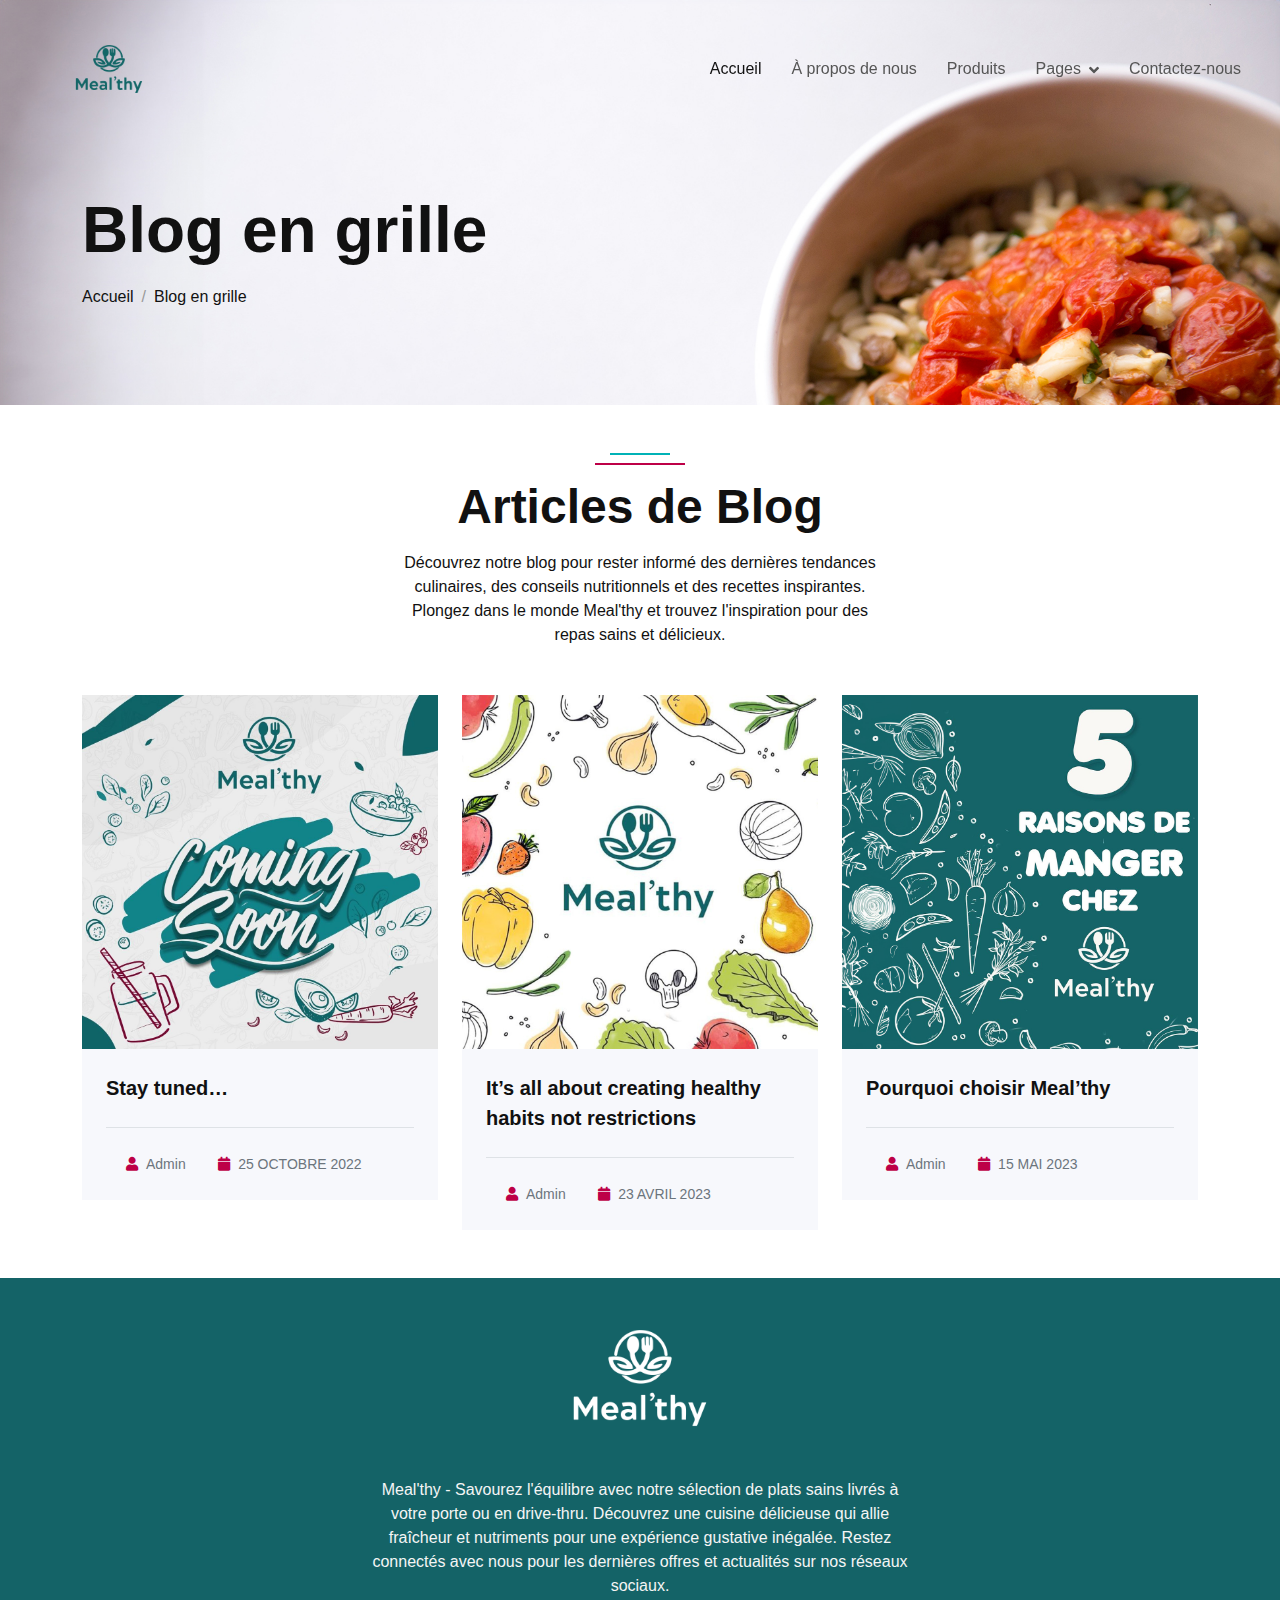
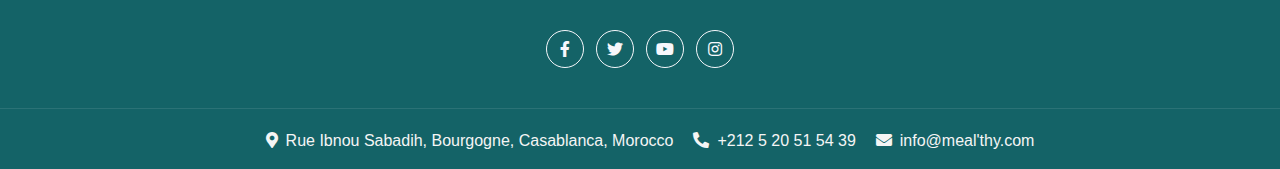
<file: blog.html>
<!DOCTYPE html>
<html lang="en">

<head>
    <meta charset="utf-8">
    <title>Meal'thy | Healthy Meals Livrés à Votre Porte</title>
    <meta content="width=device-width, initial-scale=1.0" name="viewport">
    <meta content="smart kitchen delivery takeaway healthy meal glovo jumia food snack livraison lalivraison Mealthy, alimentation saine, repas équilibrés, livraison de repas, cuisine marocaine, santé, nutrition" name="keywords">
    <meta content="Découvrez Mealthy Maroc, votre source de repas équilibrés et délicieux. Commandez en ligne et profitez d'une livraison rapide à Casablanca. Explorez notre menu varié de plats inspirés de la cuisine marocaine et internationale." name="description">

    <!-- Favicon -->
    <link href="img/favicon.ico" rel="icon">

    <!-- Google Web Fonts -->
    <link rel="preconnect" href="https://fonts.googleapis.com">
    <link rel="preconnect" href="https://fonts.gstatic.com" crossorigin>
    <link href="https://fonts.googleapis.com/css2?family=Open+Sans:wght@400;500&family=Lora:wght@600;700&display=swap" rel="stylesheet"> 

    <!-- Icon Font Stylesheet -->
    <link href="https://cdnjs.cloudflare.com/ajax/libs/font-awesome/5.10.0/css/all.min.css" rel="stylesheet">
    <link href="https://cdn.jsdelivr.net/npm/bootstrap-icons@1.4.1/font/bootstrap-icons.css" rel="stylesheet">

    <!-- Libraries Stylesheet -->
    <link href="lib/animate/animate.min.css" rel="stylesheet">
    <link href="lib/owlcarousel/assets/owl.carousel.min.css" rel="stylesheet">

    <!-- Customized Bootstrap Stylesheet -->
    <link href="css/bootstrap.min.css" rel="stylesheet">

    <!-- Template Stylesheet -->
    <link href="css/style.css" rel="stylesheet">
</head>

<body>
    <!-- Spinner Start -->
    <div id="spinner" class="show bg-white position-fixed translate-middle w-100 vh-100 top-50 start-50 d-flex align-items-center justify-content-center">
        <div class="spinner-border text-primary" role="status"></div>
    </div>
    <!-- Spinner End -->


    <!-- Navbar Start -->
    <div class="container-fluid fixed-top px-0 wow fadeIn" data-wow-delay="0.1s">
        <div class="top-bar row gx-0 align-items-center d-none d-lg-flex">
            <div class="col-lg-6 px-5 text-start">
                <small><i class="fa fa-map-marker-alt me-2"></i>Rue Ibnou Sabadih, Bourgogne, Casablanca, Morocco</small>
                <small><i class="ms-4 fa fa-phone-alt me-2"></i>+212 5 20 51 54 39</small>
            </div>
            <div class="col-lg-6 px-5 text-end">
                <small>Follow us:</small>
                <a class="text-body ms-3" href="https://www.facebook.com/?locale=fr_FR" target="_blank"><i class="fab fa-facebook-f"></i></a>
                <a class="text-body ms-3" href="https://twitter.com/?lang=fr" target="_blank"><i class="fab fa-twitter"></i></a>
                <a class="text-body ms-3" href="https://www.youtube.com/" target="_blank"><i class="fab fa-youtube"></i></a>
                <a class="text-body ms-3" href="https://instagram.com/Meal'thy_morocco?igshid=NzZhOTFlYzFmZQ==" target="_blank"><i class="fab fa-instagram"></i></a>
            </div>
        </div>

        <nav class="navbar navbar-expand-lg navbar-light py-lg-0 px-lg-5 wow fadeIn" data-wow-delay="0.1s">
            <a href="index.html" class="navbar-brand ms-4 ms-lg-0">
                <img class="logo" src="img/logo.png" alt="Meal'thy">
            </a>
            <button type="button" class="navbar-toggler me-4" data-bs-toggle="collapse" data-bs-target="#navbarCollapse">
                <span class="navbar-toggler-icon"></span>
            </button>
            <div class="collapse navbar-collapse" id="navbarCollapse">
                <div class="navbar-nav ms-auto p-4 p-lg-0">
                    <a href="index.html" class="nav-item nav-link active">Accueil</a>
                    <a href="about.html" class="nav-item nav-link">À propos de nous</a>
                    <a href="product.html" class="nav-item nav-link">Produits</a>
                    <div class="nav-item dropdown">
                        <a href="#" class="nav-link dropdown-toggle" data-bs-toggle="dropdown">Pages</a>
                        <div class="dropdown-menu m-0">
                            <a href="blog.html" class="dropdown-item">Blog en grille</a>
                            <a href="feature.html" class="dropdown-item">Nos Caractéristiques</a>
                            <a href="testimonial.html" class="dropdown-item">Témoignages</a>
                            <a href="404.html" class="dropdown-item">404 Page</a>
                        </div>
                    </div>
                    <a href="contact.html" class="nav-item nav-link">Contactez-nous</a>
                </div>
            </div>
        </nav>
    </div>
    <!-- Navbar End -->


    <!-- Page Header Start -->
    <div class="container-fluid page-header wow fadeIn" data-wow-delay="0.1s">
        <div class="container">
            <h1 class="display-3 mb-3 animated slideInDown">Blog en grille</h1>
            <nav aria-label="breadcrumb animated slideInDown">
                <ol class="breadcrumb mb-0">
                    <li class="breadcrumb-item"><a class="text-body" href="index.html">Accueil</a></li>
                    <li class="breadcrumb-item text-dark active" aria-current="page">Blog en grille</li>
                </ol>
            </nav>
        </div>
    </div>
    <!-- Page Header End -->


    <!-- Blog Start -->
    <div class="container-xxl py-5">
        <div class="container">
            <div class="section-header text-center mx-auto mb-5 wow fadeInUp" data-wow-delay="0.1s" style="max-width: 500px;">
                <h1 class="display-5 mb-3">Articles de Blog</h1>
                <p>Découvrez notre blog pour rester informé des dernières tendances culinaires, des conseils nutritionnels et des recettes inspirantes. Plongez dans le monde Meal'thy et trouvez l'inspiration pour des repas sains et délicieux.</p>
            </div>
            <div class="row g-4">
                <div class="col-lg-4 col-md-6 wow fadeInUp" data-wow-delay="0.1s">
                    <img class="img-fluid" src="img/blog-1.jpg" alt="">
                    <div class="bg-light p-4">
                        <a class="d-block h5 lh-base mb-4" href="https://www.instagram.com/p/CkJDU55qFB4/?utm_source=ig_web_copy_link&igshid=MzRlODBiNWFlZA==" target="_blank">Stay tuned…</a>
                        <div class="text-muted border-top pt-4">
                            <small class="me-3"><i class="fa fa-user text-primary me-2"></i>Admin</small>
                            <small class="me-3"><i class="fa fa-calendar text-primary me-2"></i>25 OCTOBRE 2022</small>
                        </div>
                    </div>
                </div>
                <div class="col-lg-4 col-md-6 wow fadeInUp" data-wow-delay="0.3s">
                    <img class="img-fluid" src="img/blog-2.jpg" alt="">
                    <div class="bg-light p-4">
                        <a class="d-block h5 lh-base mb-4" href="https://www.instagram.com/p/CrYaaNVIc-M/?utm_source=ig_web_copy_link&igshid=MzRlODBiNWFlZA==" target="_blank">It’s all about creating healthy habits not restrictions</a>
                        <div class="text-muted border-top pt-4">
                            <small class="me-3"><i class="fa fa-user text-primary me-2"></i>Admin</small>
                            <small class="me-3"><i class="fa fa-calendar text-primary me-2"></i>23 AVRIL 2023</small>
                        </div>
                    </div>
                </div>
                <div class="col-lg-4 col-md-6 wow fadeInUp" data-wow-delay="0.5s">
                    <img class="img-fluid" src="img/blog-3.jpg" alt="">
                    <div class="bg-light p-4">
                        <a class="d-block h5 lh-base mb-4" href="https://www.instagram.com/p/CsQ6OEeKCOj/?utm_source=ig_web_copy_link&igshid=MzRlODBiNWFlZA==" target="_blank">Pourquoi choisir Meal’thy</a>
                        <div class="text-muted border-top pt-4">
                            <small class="me-3"><i class="fa fa-user text-primary me-2"></i>Admin</small>
                            <small class="me-3"><i class="fa fa-calendar text-primary me-2"></i>15 MAI 2023</small>
                        </div>
                    </div>
                </div>
            </div>
        </div>
    </div>
    <!-- Blog End -->


    <!-- Footer Start -->
    <footer>
        <div class="footer-top text-center">
            <div class="container">
                <div class="row justify-content-center">
                    <div class="col-lg-6 text-center">
                        <a class="#" href="#"><img class="logo2" src="img/logo2.png" alt="Epic Studio."></a>
                        <p id="description">Meal'thy - Savourez l'équilibre avec notre sélection de plats sains livrés à votre porte ou en drive-thru.
                             Découvrez une cuisine délicieuse qui allie fraîcheur et nutriments pour une expérience gustative inégalée.
                             Restez connectés avec nous pour les dernières offres et actualités sur nos réseaux sociaux.</p>
                            <div class="social_container text-center">
                                <a class="btn btn-square btn-outline-light rounded-circle me-1" href="https://www.facebook.com/?locale=fr_FR" target="_blank"><i class="fab fa-facebook-f"></i></a>
                                <a class="btn btn-square btn-outline-light rounded-circle me-1" href="https://www.twitter.com/?locale=fr_FR" target="_blank"><i class="fab fa-twitter"></i></a>
                                <a class="btn btn-square btn-outline-light rounded-circle me-1" href="https://www.youtube.com/?locale=fr_FR" target="_blank"><i class="fab fa-youtube"></i></a>
                                <a class="btn btn-square btn-outline-light rounded-circle me-0" href="https://instagram.com/Meal'thy_morocco?igshid=NzZhOTFlYzFmZQ==" target="_blank"><i class="fab fa-instagram"></i></a>
                            </div>
                        
                    </div>
                    
                </div>
            </div>
        </div>
        <div class="footer-bottom">
            <p><i class="fa fa-map-marker-alt me-3"></i>Rue Ibnou Sabadih, Bourgogne, Casablanca, Morocco</p>
            <p><i class="fa fa-phone-alt me-3"></i>+212 5 20 51 54 39</p>
            <p><i class="fa fa-envelope me-3"></i>info@meal'thy.com</p>
        </div>
    </footer>
    <!-- Footer End -->


    <!-- JavaScript Libraries -->
    <script src="https://code.jquery.com/jquery-3.4.1.min.js"></script>
    <script src="https://cdn.jsdelivr.net/npm/bootstrap@5.0.0/dist/js/bootstrap.bundle.min.js"></script>
    <script src="lib/wow/wow.min.js"></script>
    <script src="lib/easing/easing.min.js"></script>
    <script src="lib/waypoints/waypoints.min.js"></script>
    <script src="lib/owlcarousel/owl.carousel.min.js"></script>

    <!-- Template Javascript -->
    <script src="js/main.js"></script>
</body>

</html>
</file>
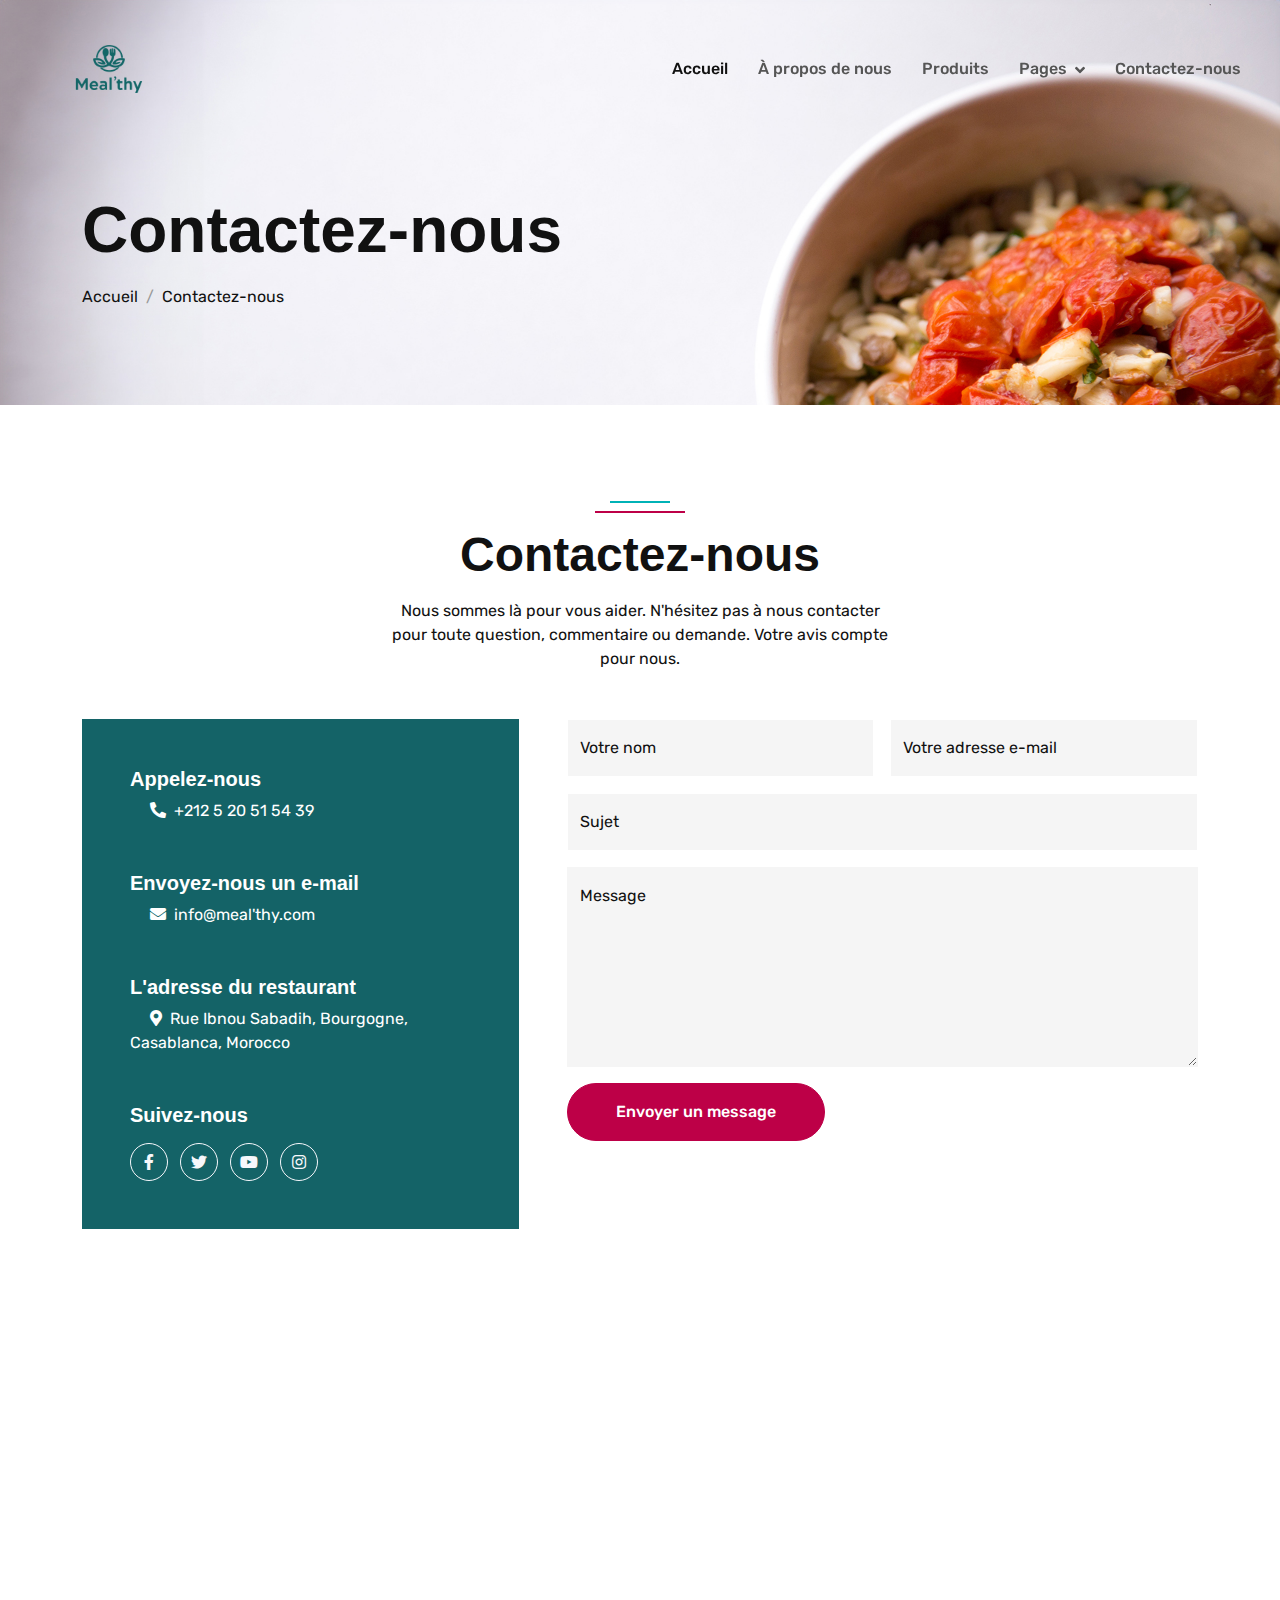
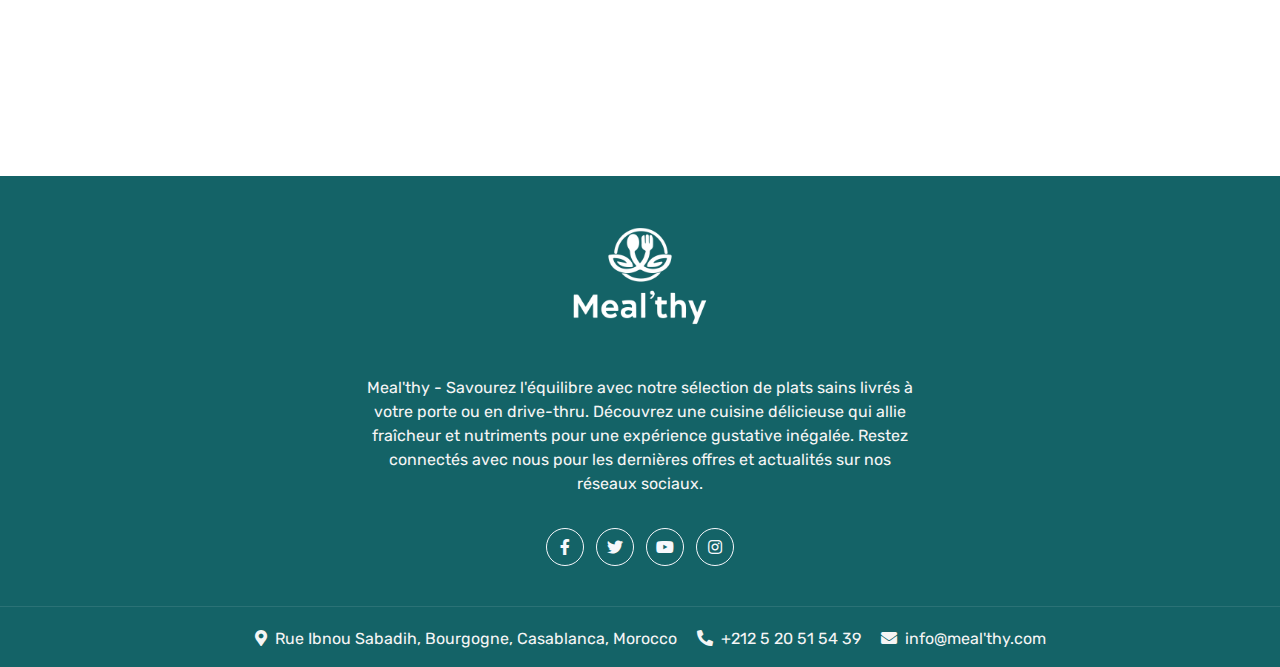
<file: contact.html>
<!DOCTYPE html>
<html lang="en">

<head>
    <meta charset="utf-8">
    <title>Meal'thy | Healthy Meals Livrés à Votre Porte</title>
    <meta content="width=device-width, initial-scale=1.0" name="viewport">
    <meta content="smart kitchen delivery takeaway healthy meal glovo jumia food snack livraison lalivraison Mealthy, alimentation saine, repas équilibrés, livraison de repas, cuisine marocaine, santé, nutrition" name="keywords">
    <meta content="Découvrez Mealthy Maroc, votre source de repas équilibrés et délicieux. Commandez en ligne et profitez d'une livraison rapide à Casablanca. Explorez notre menu varié de plats inspirés de la cuisine marocaine et internationale." name="description">

    <!-- Favicon -->
    <link href="img/favicon.ico" rel="icon">

    <!-- Google Web Fonts -->
    <link rel="preconnect" href="https://fonts.googleapis.com">
    <link rel="preconnect" href="https://fonts.gstatic.com" crossorigin>
    <link href="https://fonts.googleapis.com/css2?family=Open+Sans:wght@400;500&family=Lora:wght@600;700&display=swap" rel="stylesheet"> 

    <link rel="preconnect" href="https://fonts.gstatic.com" crossorigin>
    <link href="https://fonts.googleapis.com/css2?family=DM+Serif+Display&family=Rubik:wght@400;700&display=swap" rel="stylesheet">

    <!-- Icon Font Stylesheet -->
    <link href="https://cdnjs.cloudflare.com/ajax/libs/font-awesome/5.10.0/css/all.min.css" rel="stylesheet">
    <link href="https://cdn.jsdelivr.net/npm/bootstrap-icons@1.4.1/font/bootstrap-icons.css" rel="stylesheet">

    <!-- Libraries Stylesheet -->
    <link href="lib/animate/animate.min.css" rel="stylesheet">
    <link href="lib/owlcarousel/assets/owl.carousel.min.css" rel="stylesheet">

    <!-- Customized Bootstrap Stylesheet -->
    <link href="css/bootstrap.min.css" rel="stylesheet">

    <!-- Template Stylesheet -->
    <link href="css/style.css" rel="stylesheet">
</head>

<body>
    <!-- Spinner Start -->
    <div id="spinner" class="show bg-white position-fixed translate-middle w-100 vh-100 top-50 start-50 d-flex align-items-center justify-content-center">
        <div class="spinner-border text-primary" role="status"></div>
    </div>
    <!-- Spinner End -->


    <!-- Navbar Start -->
    <div class="container-fluid fixed-top px-0 wow fadeIn" data-wow-delay="0.1s">
        <div class="top-bar row gx-0 align-items-center d-none d-lg-flex">
            <div class="col-lg-6 px-5 text-start">
                <small><i class="fa fa-map-marker-alt me-2"></i>Rue Ibnou Sabadih, Bourgogne, Casablanca, Morocco</small>
                <small><i class="ms-4 fa fa-phone-alt me-2"></i>+212 5 20 51 54 39</small>
            </div>
            <div class="col-lg-6 px-5 text-end">
                <small>Follow us:</small>
                <a class="text-body ms-3" href="https://www.facebook.com/?locale=fr_FR" target="_blank"><i class="fab fa-facebook-f"></i></a>
                <a class="text-body ms-3" href="https://twitter.com/?lang=fr" target="_blank"><i class="fab fa-twitter"></i></a>
                <a class="text-body ms-3" href="https://www.youtube.com/" target="_blank"><i class="fab fa-youtube"></i></a>
                <a class="text-body ms-3" href="https://instagram.com/Meal'thy_morocco?igshid=NzZhOTFlYzFmZQ==" target="_blank"><i class="fab fa-instagram"></i></a>
            </div>
        </div>

        <nav class="navbar navbar-expand-lg navbar-light py-lg-0 px-lg-5 wow fadeIn" data-wow-delay="0.1s">
            <a href="index.html" class="navbar-brand ms-4 ms-lg-0">
                <img class="logo" src="img/logo.png" alt="Meal'thy">
            </a>
            <button type="button" class="navbar-toggler me-4" data-bs-toggle="collapse" data-bs-target="#navbarCollapse">
                <span class="navbar-toggler-icon"></span>
            </button>
            <div class="collapse navbar-collapse" id="navbarCollapse">
                <div class="navbar-nav ms-auto p-4 p-lg-0">
                    <a href="index.html" class="nav-item nav-link active">Accueil</a>
                    <a href="about.html" class="nav-item nav-link">À propos de nous</a>
                    <a href="product.html" class="nav-item nav-link">Produits</a>
                    <div class="nav-item dropdown">
                        <a href="#" class="nav-link dropdown-toggle" data-bs-toggle="dropdown">Pages</a>
                        <div class="dropdown-menu m-0">
                            <a href="blog.html" class="dropdown-item">Blog en grille</a>
                            <a href="feature.html" class="dropdown-item">Nos Caractéristiques</a>
                            <a href="testimonial.html" class="dropdown-item">Témoignages</a>
                            <a href="404.html" class="dropdown-item">404 Page</a>
                        </div>
                    </div>
                    <a href="contact.html" class="nav-item nav-link">Contactez-nous</a>
                </div>
            </div>
        </nav>
    </div>
    <!-- Navbar End -->


    <!-- Page Header Start -->
    <div class="container-fluid page-header wow fadeIn" data-wow-delay="0.1s">
        <div class="container">
            <h1 class="display-3 mb-3 animated slideInDown">Contactez-nous</h1>
            <nav aria-label="breadcrumb animated slideInDown">
                <ol class="breadcrumb mb-0">
                    <li class="breadcrumb-item"><a class="text-body" href="index.html">Accueil</a></li>
                    <li class="breadcrumb-item text-dark active" aria-current="page">Contactez-nous</li>
                </ol>
            </nav>
        </div>
    </div>
    <!-- Page Header End -->

    <!-- Contact Start -->
    <div class="container-xxl py-6">
        <div class="container">
            <div class="section-header text-center mx-auto mb-5 wow fadeInUp" data-wow-delay="0.1s" style="max-width: 500px;">
                <h1 class="display-5 mb-3">Contactez-nous</h1>
                <p>Nous sommes là pour vous aider. N'hésitez pas à nous contacter pour toute question, commentaire ou demande. Votre avis compte pour nous.</p>
            </div>
            <div class="row g-5 justify-content-center">
                <div class="col-lg-5 col-md-12 wow fadeInUp" data-wow-delay="0.1s">
                    <div class="bg-primary text-white d-flex flex-column justify-content-center h-100 p-5">
                        <h5 class="text-white">Appelez-nous</h5>
                        <p class="mb-5"><i class="fa fa-phone-alt me-3"></i>+212 5 20 51 54 39</p>
                        <h5 class="text-white">Envoyez-nous un e-mail</h5>
                        <p class="mb-5"><i class="fa fa-envelope me-3"></i>info@meal'thy.com</p>
                        <h5 class="text-white">L'adresse du restaurant</h5>
                        <p class="mb-5"><i class="fa fa-map-marker-alt me-3"></i>Rue Ibnou Sabadih, Bourgogne, Casablanca, Morocco</p>
                        <h5 class="text-white">Suivez-nous</h5>
                        <div class="d-flex pt-2">
                            <a class="btn btn-square btn-outline-light rounded-circle me-1" href="https://www.facebook.com/?locale=fr_FR" target="_blank"><i class="fab fa-facebook-f"></i></a>
                                <a class="btn btn-square btn-outline-light rounded-circle me-1" href="https://www.twitter.com/?locale=fr_FR" target="_blank"><i class="fab fa-twitter"></i></a>
                                <a class="btn btn-square btn-outline-light rounded-circle me-1" href="https://www.youtube.com/?locale=fr_FR" target="_blank"><i class="fab fa-youtube"></i></a>
                                <a class="btn btn-square btn-outline-light rounded-circle me-0" href="https://instagram.com/Meal'thy_morocco?igshid=NzZhOTFlYzFmZQ==" target="_blank"><i class="fab fa-instagram"></i></a>
                        </div>
                    </div>
                </div>
                <div class="col-lg-7 col-md-12 wow fadeInUp" data-wow-delay="0.5s">
                    <form onsubmit="sendEmail(); reset(); return false;">
                        <div class="row g-3">
                            <div class="col-md-6">
                                <div class="form-floating">
                                    <input type="text" class="form-control" id="name" placeholder="Votre nom" required>
                                    <label for="name">Votre nom</label>
                                </div>
                            </div>
                            <div class="col-md-6">
                                <div class="form-floating">
                                    <input type="email" class="form-control" id="email" placeholder="Votre adresse e-mail" required>
                                    <label for="email">Votre adresse e-mail</label>
                                </div>
                            </div>
                            <div class="col-12">
                                <div class="form-floating">
                                    <input type="text" class="form-control" id="subject" placeholder="Sujet" required>
                                    <label for="subject">Sujet</label>
                                </div>
                            </div>
                            <div class="col-12">
                                <div class="form-floating">
                                    <textarea class="form-control" placeholder="Leave a message here" id="message" style="height: 200px"></textarea>
                                    <label for="message">Message</label>
                                </div>
                            </div>
                            <div class="col-12">
                                <button class="btn btn-primary rounded-pill py-3 px-5" type="submit">Envoyer un message</button>
                            </div>
                        </div>
                    </form>
                </div>
            </div>
        </div>
    </div>
    <!-- Contact End -->


    <!-- Google Map Start -->
    <div class="container-xxl px-0 wow fadeIn" data-wow-delay="0.1s" style="margin-bottom: -6px;">
        <iframe class="w-100" style="height: 450px;"
            src="https://www.google.com/maps/embed?pb=!1m18!1m12!1m3!1d3323.3269661761638!2d-7.642526923722819!3d33.596819941639765!2m3!1f0!2f0!3f0!3m2!1i1024!2i768!4f13.1!3m3!1m2!1s0xda7d30db0f68da9%3A0xb26884956b5e96f!2sMeal&#39;thy!5e0!3m2!1sfr!2sma!4v1696633439285!5m2!1sfr!2sma"
            frameborder="0" allowfullscreen="" aria-hidden="false" tabindex="0"></iframe>
    </div>
    <!-- Google Map End -->


    <!-- Footer Start -->
    <footer>
        <div class="footer-top text-center">
            <div class="container">
                <div class="row justify-content-center">
                    <div class="col-lg-6 text-center">
                        <a class="#" href="#"><img class="logo2" src="img/logo2.png" alt="Epic Studio."></a>
                        <p id="description">Meal'thy - Savourez l'équilibre avec notre sélection de plats sains livrés à votre porte ou en drive-thru.
                             Découvrez une cuisine délicieuse qui allie fraîcheur et nutriments pour une expérience gustative inégalée.
                             Restez connectés avec nous pour les dernières offres et actualités sur nos réseaux sociaux.</p>
                            <div class="social_container text-center">
                                <a class="btn btn-square btn-outline-light rounded-circle me-1" href="https://www.facebook.com/?locale=fr_FR" target="_blank"><i class="fab fa-facebook-f"></i></a>
                                <a class="btn btn-square btn-outline-light rounded-circle me-1" href="https://www.twitter.com/?locale=fr_FR" target="_blank"><i class="fab fa-twitter"></i></a>
                                <a class="btn btn-square btn-outline-light rounded-circle me-1" href="https://www.youtube.com/?locale=fr_FR" target="_blank"><i class="fab fa-youtube"></i></a>
                                <a class="btn btn-square btn-outline-light rounded-circle me-0" href="https://instagram.com/Meal'thy_morocco?igshid=NzZhOTFlYzFmZQ==" target="_blank"><i class="fab fa-instagram"></i></a>
                            </div>
                        
                    </div>
                    
                </div>
            </div>
        </div>
        <div class="footer-bottom">
            <p><i class="fa fa-map-marker-alt me-3"></i>Rue Ibnou Sabadih, Bourgogne, Casablanca, Morocco</p>
            <p><i class="fa fa-phone-alt me-3"></i>+212 5 20 51 54 39</p>
            <p><i class="fa fa-envelope me-3"></i>info@meal'thy.com</p>
        </div>
    </footer>
    <!-- Footer End -->


    <!-- JavaScript Libraries -->
    <script src="https://code.jquery.com/jquery-3.4.1.min.js"></script>
    <script src="https://cdn.jsdelivr.net/npm/bootstrap@5.0.0/dist/js/bootstrap.bundle.min.js"></script>
    <script src="lib/wow/wow.min.js"></script>
    <script src="lib/easing/easing.min.js"></script>
    <script src="lib/waypoints/waypoints.min.js"></script>
    <script src="lib/owlcarousel/owl.carousel.min.js"></script>

    <!-- Template Javascript -->
    <script src="js/main.js"></script>
    <!-- form Javascript -->
    <script src="https://smtpjs.com/v3/smtp.js">
    </script>
    <script>
        function sendEmail(){
                        Email.send({
                Host : "smtp.elasticemail.com",
                Username : "themrx.test@gmail.com",
                Password : "61135355290486216721AC922701470D7540",
                To : 'themrx66@gmail.com',
                From : document.getElementById("email").value,
                Subject : "Meal'thy website form",
                Body : "Name :" + document.getElementById("name").value
                + "<br> Email: " + document.getElementById("email").value
                + "<br> Subject: " + document.getElementById("subject").value
                + "<br> Message: " + document.getElementById("message").value
            }).then(
            message => alert("Votre message a été envoyé avec succès.")
            );
        }
    </script>
</body>

</html>
</file>
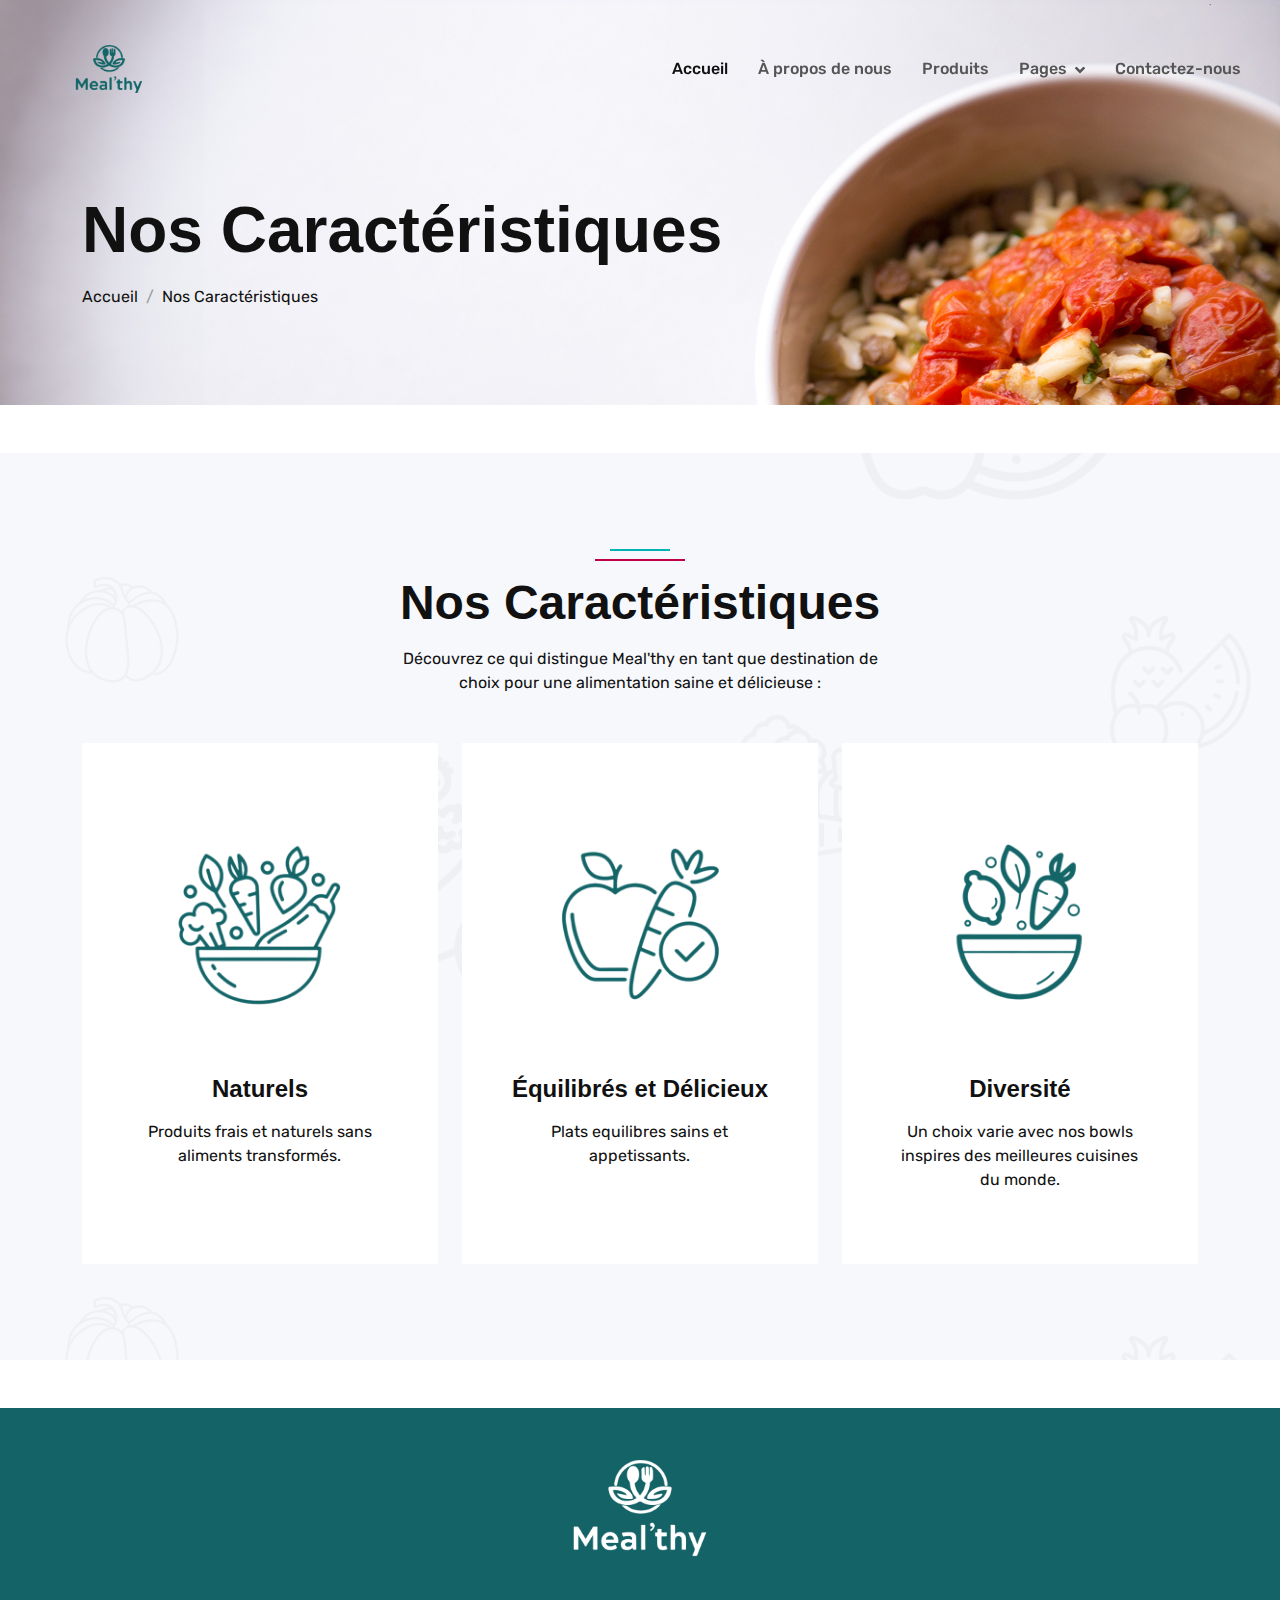
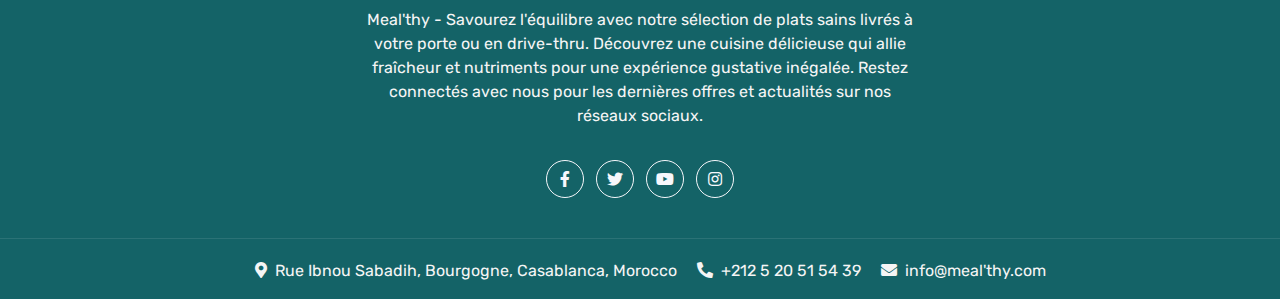
<file: feature.html>
<!DOCTYPE html>
<html lang="en">

<head>
    <meta charset="utf-8">
    <title>Meal'thy | Healthy Meals Livrés à Votre Porte</title>
    <meta content="width=device-width, initial-scale=1.0" name="viewport">
    <meta content="smart kitchen delivery takeaway healthy meal glovo jumia food snack livraison lalivraison Mealthy, alimentation saine, repas équilibrés, livraison de repas, cuisine marocaine, santé, nutrition" name="keywords">
    <meta content="Découvrez Mealthy Maroc, votre source de repas équilibrés et délicieux. Commandez en ligne et profitez d'une livraison rapide à Casablanca. Explorez notre menu varié de plats inspirés de la cuisine marocaine et internationale." name="description">

    <!-- Favicon -->
    <link href="img/favicon.ico" rel="icon">

    <!-- Google Web Fonts -->
    <link rel="preconnect" href="https://fonts.googleapis.com">
    <link rel="preconnect" href="https://fonts.gstatic.com" crossorigin>
    <link href="https://fonts.googleapis.com/css2?family=Open+Sans:wght@400;500&family=Lora:wght@600;700&display=swap" rel="stylesheet"> 

    <link rel="preconnect" href="https://fonts.gstatic.com" crossorigin>
    <link href="https://fonts.googleapis.com/css2?family=DM+Serif+Display&family=Rubik:wght@400;700&display=swap" rel="stylesheet">

    <!-- Icon Font Stylesheet -->
    <link href="https://cdnjs.cloudflare.com/ajax/libs/font-awesome/5.10.0/css/all.min.css" rel="stylesheet">
    <link href="https://cdn.jsdelivr.net/npm/bootstrap-icons@1.4.1/font/bootstrap-icons.css" rel="stylesheet">

    <!-- Libraries Stylesheet -->
    <link href="lib/animate/animate.min.css" rel="stylesheet">
    <link href="lib/owlcarousel/assets/owl.carousel.min.css" rel="stylesheet">

    <!-- Customized Bootstrap Stylesheet -->
    <link href="css/bootstrap.min.css" rel="stylesheet">

    <!-- Template Stylesheet -->
    <link href="css/style.css" rel="stylesheet">
</head>

<body>
    <!-- Spinner Start -->
    <div id="spinner" class="show bg-white position-fixed translate-middle w-100 vh-100 top-50 start-50 d-flex align-items-center justify-content-center">
        <div class="spinner-border text-primary" role="status"></div>
    </div>
    <!-- Spinner End -->


    <!-- Navbar Start -->
    <div class="container-fluid fixed-top px-0 wow fadeIn" data-wow-delay="0.1s">
        <div class="top-bar row gx-0 align-items-center d-none d-lg-flex">
            <div class="col-lg-6 px-5 text-start">
                <small><i class="fa fa-map-marker-alt me-2"></i>Rue Ibnou Sabadih, Bourgogne, Casablanca, Morocco</small>
                <small><i class="ms-4 fa fa-phone-alt me-2"></i>+212 5 20 51 54 39</small>
            </div>
            <div class="col-lg-6 px-5 text-end">
                <small>Suivez-nous :</small>
                <a class="text-body ms-3" href="https://www.facebook.com/?locale=fr_FR" target="_blank"><i class="fab fa-facebook-f"></i></a>
                <a class="text-body ms-3" href="https://twitter.com/?lang=fr" target="_blank"><i class="fab fa-twitter"></i></a>
                <a class="text-body ms-3" href="https://www.youtube.com/" target="_blank"><i class="fab fa-youtube"></i></a>
                <a class="text-body ms-3" href="https://instagram.com/Meal'thy_morocco?igshid=NzZhOTFlYzFmZQ==" target="_blank"><i class="fab fa-instagram"></i></a>
            </div>
        </div>

        <nav class="navbar navbar-expand-lg navbar-light py-lg-0 px-lg-5 wow fadeIn" data-wow-delay="0.1s">
            <a href="index.html" class="navbar-brand ms-4 ms-lg-0">
                <img class="logo" src="img/logo.png" alt="Meal'thy">
            </a>
            <button type="button" class="navbar-toggler me-4" data-bs-toggle="collapse" data-bs-target="#navbarCollapse">
                <span class="navbar-toggler-icon"></span>
            </button>
            <div class="collapse navbar-collapse" id="navbarCollapse">
                <div class="navbar-nav ms-auto p-4 p-lg-0">
                    <a href="index.html" class="nav-item nav-link active">Accueil</a>
                    <a href="about.html" class="nav-item nav-link">À propos de nous</a>
                    <a href="product.html" class="nav-item nav-link">Produits</a>
                    <div class="nav-item dropdown">
                        <a href="#" class="nav-link dropdown-toggle" data-bs-toggle="dropdown">Pages</a>
                        <div class="dropdown-menu m-0">
                            <a href="blog.html" class="dropdown-item">Blog en grille</a>
                            <a href="feature.html" class="dropdown-item">Nos Caractéristiques</a>
                            <a href="testimonial.html" class="dropdown-item">Témoignages</a>
                            <a href="404.html" class="dropdown-item">404 Page</a>
                        </div>
                    </div>
                    <a href="contact.html" class="nav-item nav-link">Contactez-nous</a>
                </div>
            </div>
        </nav>
    </div>
    <!-- Navbar End -->


    <!-- Page Header Start -->
    <div class="container-fluid page-header wow fadeIn" data-wow-delay="0.1s">
        <div class="container">
            <h1 class="display-3 mb-3 animated slideInDown">Nos Caractéristiques</h1>
            <nav aria-label="breadcrumb animated slideInDown">
                <ol class="breadcrumb mb-0">
                    <li class="breadcrumb-item"><a class="text-body" href="#">Accueil</a></li>
                    <li class="breadcrumb-item text-dark active" aria-current="page">Nos Caractéristiques</li>
                </ol>
            </nav>
        </div>
    </div>
    <!-- Page Header End -->


    <!-- Feature Start -->
    <div class="container-fluid bg-light bg-icon my-5 py-6">
        <div class="container">
            <div class="section-header text-center mx-auto mb-5 wow fadeInUp" data-wow-delay="0.1s" style="max-width: 500px;">
                <h1 class="display-5 mb-3">Nos Caractéristiques</h1>
                <p>Découvrez ce qui distingue Meal'thy en tant que destination de choix pour une alimentation saine et délicieuse :</p>
            </div>
            <div class="row g-4">
                <div class="col-lg-4 col-md-6 wow fadeInUp" data-wow-delay="0.1s">
                    <div class="bg-white text-center h-100 p-4 p-xl-5">
                        <img class="img-fluid mb-4" src="img/icon-1.png" alt="">
                        <h4 class="mb-3">Naturels</h4>
                        <p class="mb-4">Produits frais et naturels sans aliments transformés.</p>
                    </div>
                </div>
                <div class="col-lg-4 col-md-6 wow fadeInUp" data-wow-delay="0.3s">
                    <div class="bg-white text-center h-100 p-4 p-xl-5">
                        <img class="img-fluid mb-4" src="img/icon-3.png" alt="">
                        <h4 class="mb-3">Équilibrés et Délicieux</h4>
                        <p class="mb-4">Plats equilibres sains et appetissants.</p>
                    </div>
                </div>
                <div class="col-lg-4 col-md-6 wow fadeInUp" data-wow-delay="0.5s">
                    <div class="bg-white text-center h-100 p-4 p-xl-5">
                        <img class="img-fluid mb-4" src="img/icon-4.png" alt="">
                        <h4 class="mb-3">Diversité</h4>
                        <p class="mb-4">Un choix varie avec nos bowls inspires des meilleures cuisines du monde.</p>
                    </div>
                </div>
            </div>
        </div>
    </div>
    <!-- Feature End -->


    <!-- Footer Start -->
    <footer>
        <div class="footer-top text-center">
            <div class="container">
                <div class="row justify-content-center">
                    <div class="col-lg-6 text-center">
                        <a class="#" href="#"><img class="logo2" src="img/logo2.png" alt="Epic Studio."></a>
                        <p id="description">Meal'thy - Savourez l'équilibre avec notre sélection de plats sains livrés à votre porte ou en drive-thru.
                             Découvrez une cuisine délicieuse qui allie fraîcheur et nutriments pour une expérience gustative inégalée.
                             Restez connectés avec nous pour les dernières offres et actualités sur nos réseaux sociaux.</p>
                            <div class="social_container text-center">
                                <a class="btn btn-square btn-outline-light rounded-circle me-1" href="https://www.facebook.com/?locale=fr_FR" target="_blank"><i class="fab fa-facebook-f"></i></a>
                                <a class="btn btn-square btn-outline-light rounded-circle me-1" href="https://www.twitter.com/?locale=fr_FR" target="_blank"><i class="fab fa-twitter"></i></a>
                                <a class="btn btn-square btn-outline-light rounded-circle me-1" href="https://www.youtube.com/?locale=fr_FR" target="_blank"><i class="fab fa-youtube"></i></a>
                                <a class="btn btn-square btn-outline-light rounded-circle me-0" href="https://instagram.com/Meal'thy_morocco?igshid=NzZhOTFlYzFmZQ==" target="_blank"><i class="fab fa-instagram"></i></a>
                            </div>
                        
                    </div>
                    
                </div>
            </div>
        </div>
        <div class="footer-bottom">
            <p><i class="fa fa-map-marker-alt me-3"></i>Rue Ibnou Sabadih, Bourgogne, Casablanca, Morocco</p>
            <p><i class="fa fa-phone-alt me-3"></i>+212 5 20 51 54 39</p>
            <p><i class="fa fa-envelope me-3"></i>info@meal'thy.com</p>
        </div>
    </footer>
    <!-- Footer End -->


    


    <!-- JavaScript Libraries -->
    <script src="https://code.jquery.com/jquery-3.4.1.min.js"></script>
    <script src="https://cdn.jsdelivr.net/npm/bootstrap@5.0.0/dist/js/bootstrap.bundle.min.js"></script>
    <script src="lib/wow/wow.min.js"></script>
    <script src="lib/easing/easing.min.js"></script>
    <script src="lib/waypoints/waypoints.min.js"></script>
    <script src="lib/owlcarousel/owl.carousel.min.js"></script>

    <!-- Template Javascript -->
    <script src="js/main.js"></script>
</body>

</html>
</file>
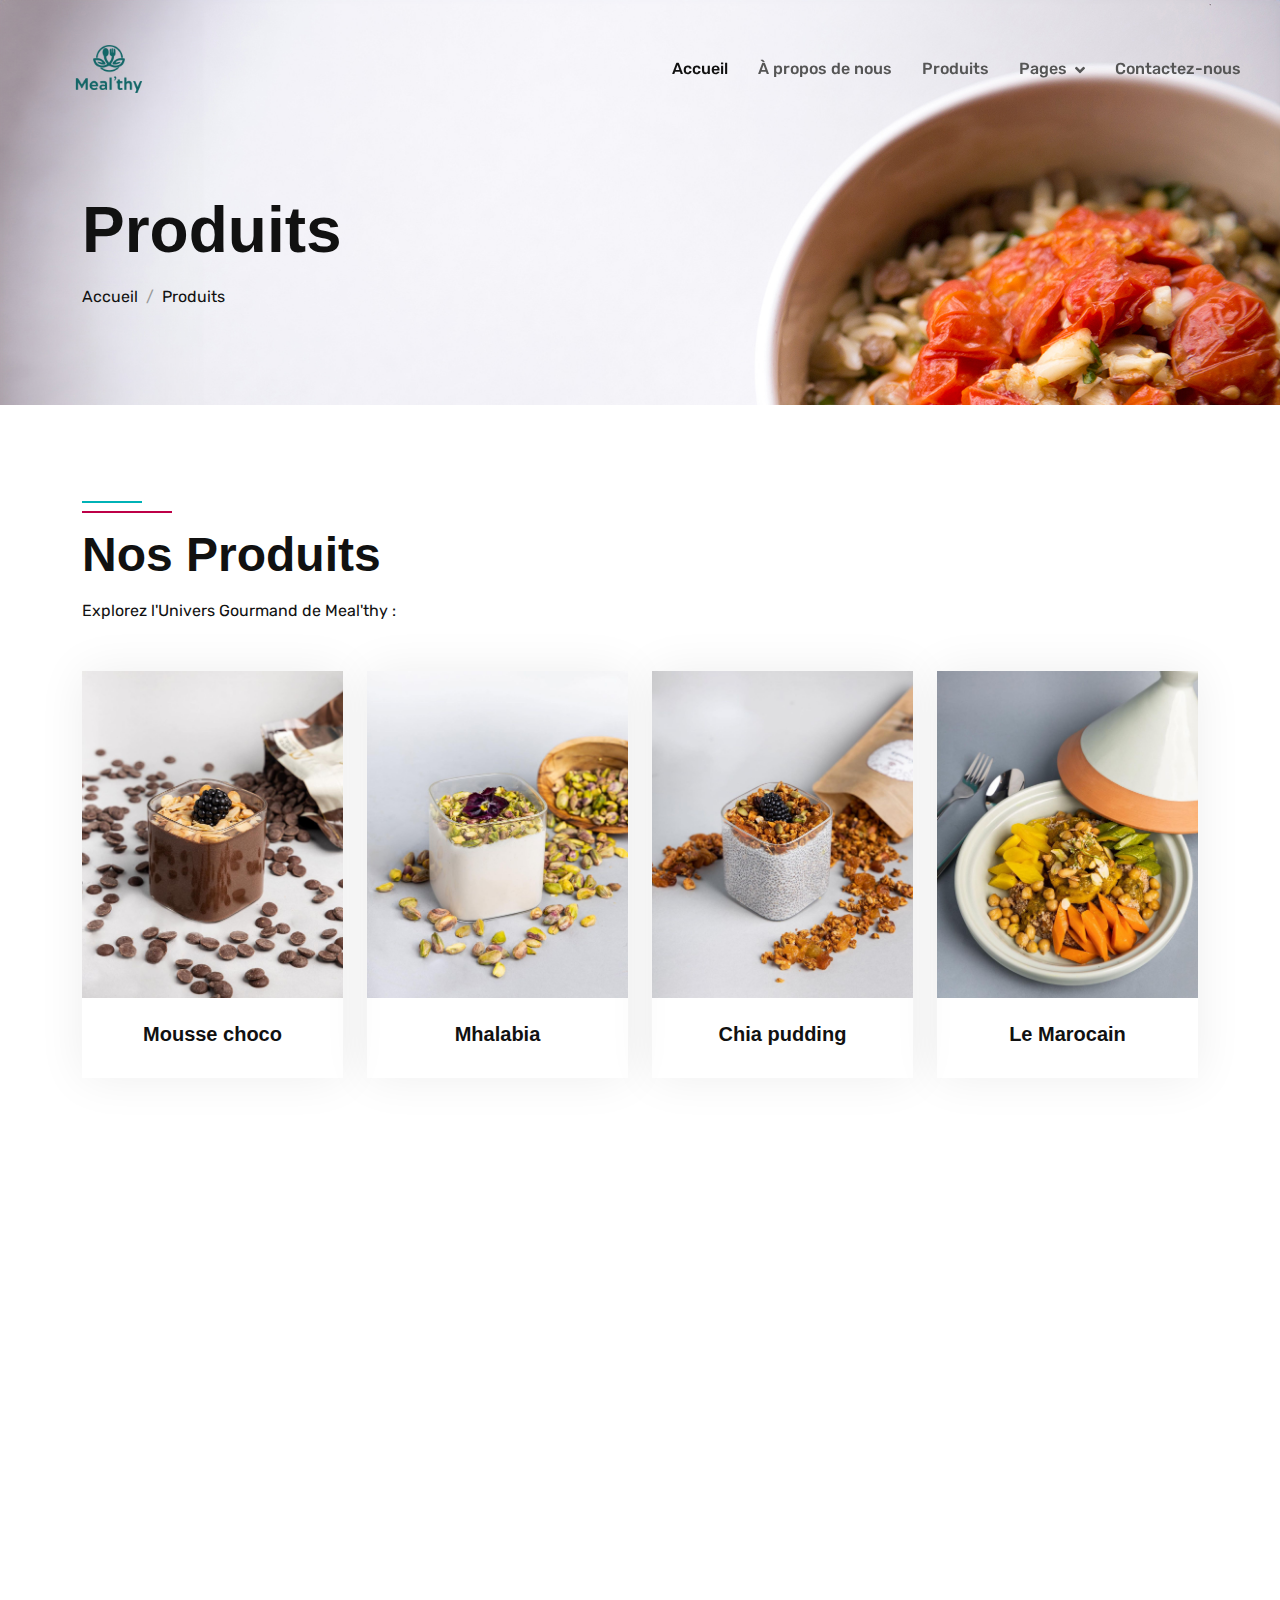
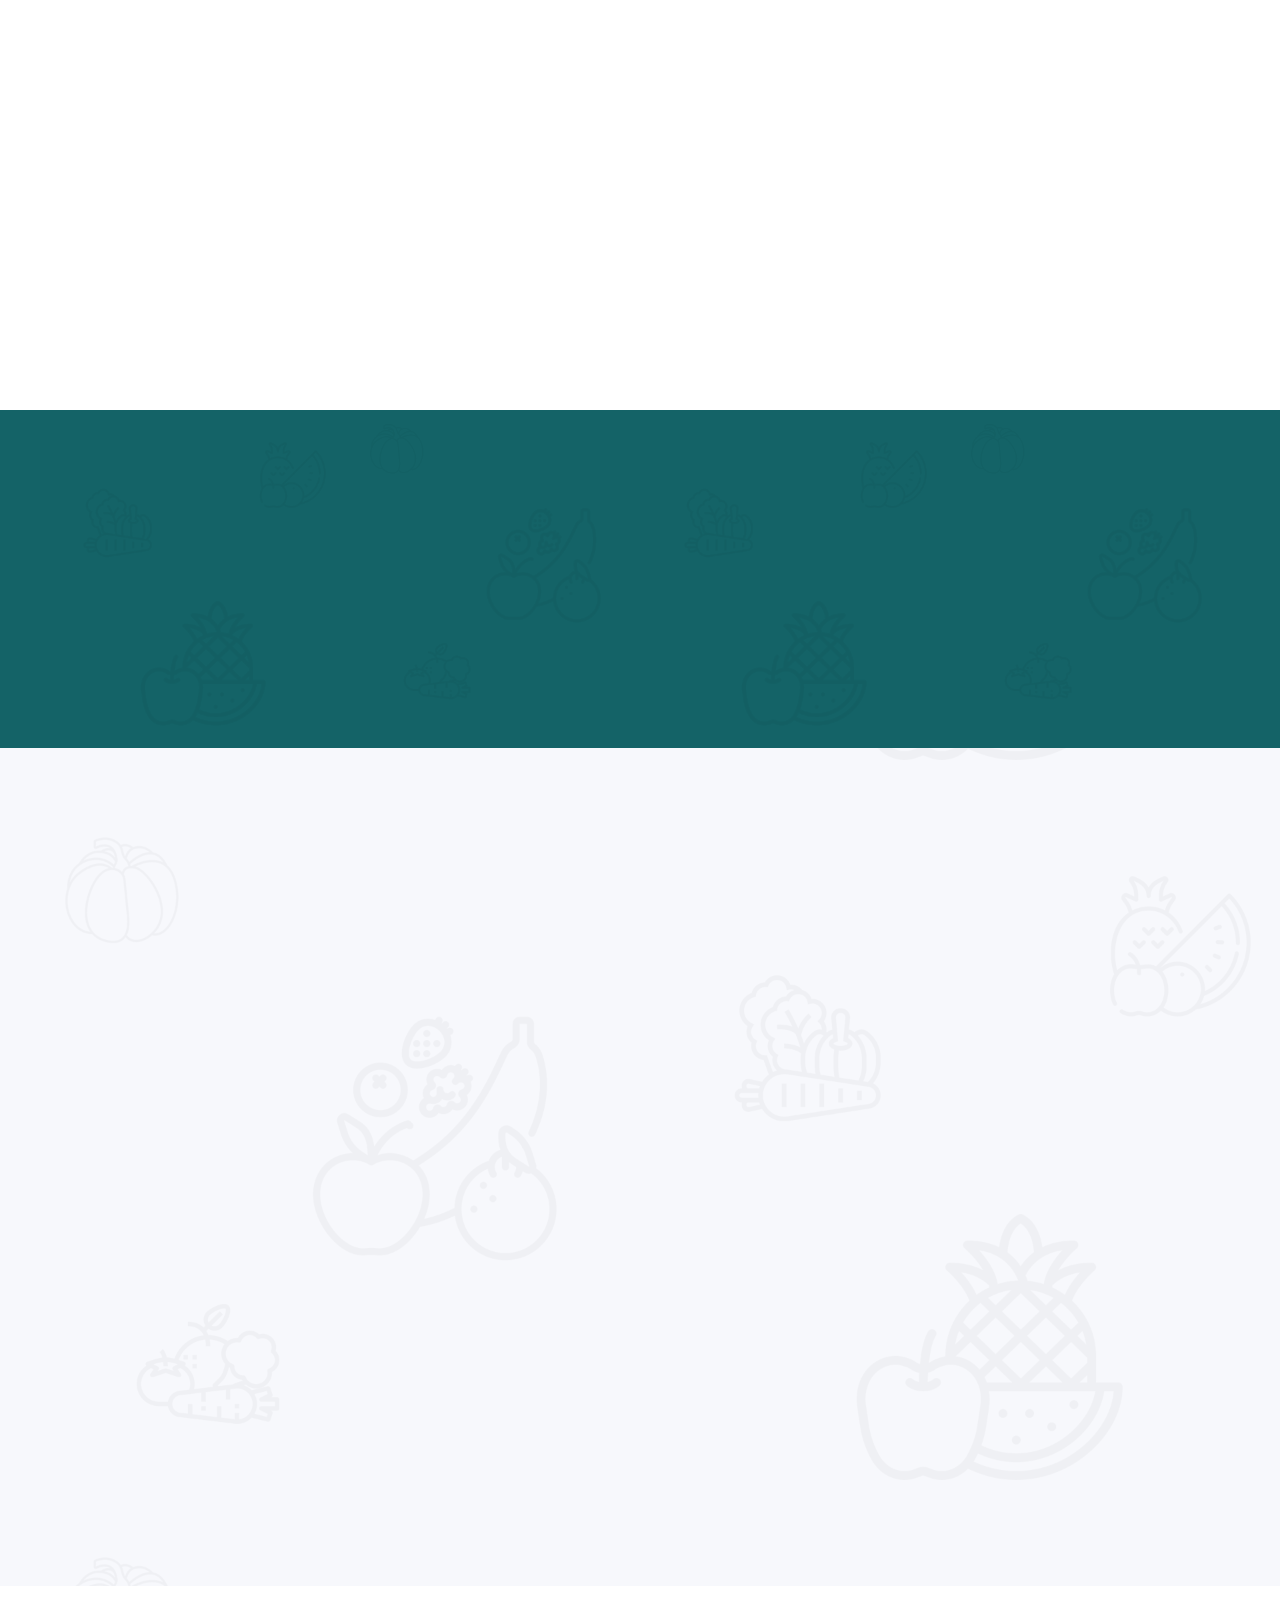
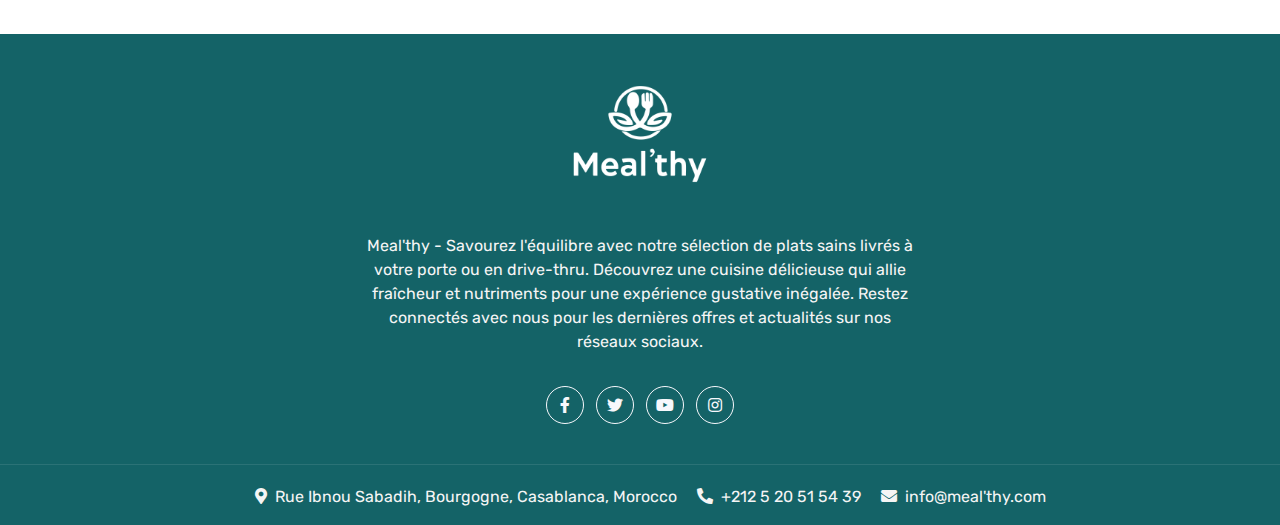
<file: product.html>
<!DOCTYPE html>
<html lang="en">

<head>
    <meta charset="utf-8">
    <title>Meal'thy | Healthy Meals Livrés à Votre Porte</title>
    <meta content="width=device-width, initial-scale=1.0" name="viewport">
    <meta content="smart kitchen delivery takeaway healthy meal glovo jumia food snack livraison lalivraison Mealthy, alimentation saine, repas équilibrés, livraison de repas, cuisine marocaine, santé, nutrition" name="keywords">
    <meta content="Découvrez Mealthy Maroc, votre source de repas équilibrés et délicieux. Commandez en ligne et profitez d'une livraison rapide à Casablanca. Explorez notre menu varié de plats inspirés de la cuisine marocaine et internationale." name="description">

    <!-- Favicon -->
    <link href="img/favicon.ico" rel="icon">

    <!-- Google Web Fonts -->
    <link rel="preconnect" href="https://fonts.googleapis.com">
    <link rel="preconnect" href="https://fonts.gstatic.com" crossorigin>
    <link href="https://fonts.googleapis.com/css2?family=Open+Sans:wght@400;500&family=Lora:wght@600;700&display=swap" rel="stylesheet"> 

    <link rel="preconnect" href="https://fonts.gstatic.com" crossorigin>
    <link href="https://fonts.googleapis.com/css2?family=DM+Serif+Display&family=Rubik:wght@400;700&display=swap" rel="stylesheet">

    <!-- Icon Font Stylesheet -->
    <link href="https://cdnjs.cloudflare.com/ajax/libs/font-awesome/5.10.0/css/all.min.css" rel="stylesheet">
    <link href="https://cdn.jsdelivr.net/npm/bootstrap-icons@1.4.1/font/bootstrap-icons.css" rel="stylesheet">

    <!-- Libraries Stylesheet -->
    <link href="lib/animate/animate.min.css" rel="stylesheet">
    <link href="lib/owlcarousel/assets/owl.carousel.min.css" rel="stylesheet">

    <!-- Customized Bootstrap Stylesheet -->
    <link href="css/bootstrap.min.css" rel="stylesheet">

    <!-- Template Stylesheet -->
    <link href="css/style.css" rel="stylesheet">
</head>

<body>
    <!-- Spinner Start -->
    <div id="spinner" class="show bg-white position-fixed translate-middle w-100 vh-100 top-50 start-50 d-flex align-items-center justify-content-center">
        <div class="spinner-border text-primary" role="status"></div>
    </div>
    <!-- Spinner End -->


    <!-- Navbar Start -->
    <div class="container-fluid fixed-top px-0 wow fadeIn" data-wow-delay="0.1s">
        <div class="top-bar row gx-0 align-items-center d-none d-lg-flex">
            <div class="col-lg-6 px-5 text-start">
                <small><i class="fa fa-map-marker-alt me-2"></i>Rue Ibnou Sabadih, Bourgogne, Casablanca, Morocco</small>
                <small><i class="ms-4 fa fa-phone-alt me-2"></i>+212 5 20 51 54 39</small>
            </div>
            <div class="col-lg-6 px-5 text-end">
                <small>Suivez-nous :</small>
                <a class="text-body ms-3" href="https://www.facebook.com/?locale=fr_FR" target="_blank"><i class="fab fa-facebook-f"></i></a>
                <a class="text-body ms-3" href="https://twitter.com/?lang=fr" target="_blank"><i class="fab fa-twitter"></i></a>
                <a class="text-body ms-3" href="https://www.youtube.com/" target="_blank"><i class="fab fa-youtube"></i></a>
                <a class="text-body ms-3" href="https://instagram.com/Meal'thy_morocco?igshid=NzZhOTFlYzFmZQ==" target="_blank"><i class="fab fa-instagram"></i></a>
            </div>
        </div>

        <nav class="navbar navbar-expand-lg navbar-light py-lg-0 px-lg-5 wow fadeIn" data-wow-delay="0.1s">
            <a href="index.html" class="navbar-brand ms-4 ms-lg-0">
                <img class="logo" src="img/logo.png" alt="Meal'thy">
            </a>
            <button type="button" class="navbar-toggler me-4" data-bs-toggle="collapse" data-bs-target="#navbarCollapse">
                <span class="navbar-toggler-icon"></span>
            </button>
            <div class="collapse navbar-collapse" id="navbarCollapse">
                <div class="navbar-nav ms-auto p-4 p-lg-0">
                    <a href="index.html" class="nav-item nav-link active">Accueil</a>
                    <a href="about.html" class="nav-item nav-link">À propos de nous</a>
                    <a href="product.html" class="nav-item nav-link">Produits</a>
                    <div class="nav-item dropdown">
                        <a href="#" class="nav-link dropdown-toggle" data-bs-toggle="dropdown">Pages</a>
                        <div class="dropdown-menu m-0">
                            <a href="blog.html" class="dropdown-item">Blog en grille</a>
                            <a href="feature.html" class="dropdown-item">Nos Caractéristiques</a>
                            <a href="testimonial.html" class="dropdown-item">Témoignages</a>
                            <a href="404.html" class="dropdown-item">404 Page</a>
                        </div>
                    </div>
                    <a href="contact.html" class="nav-item nav-link">Contactez-nous</a>
                </div>
            </div>
        </nav>
    </div>
    <!-- Navbar End -->


    <!-- Page Header Start -->
    <div class="container-fluid page-header mb-5 wow fadeIn" data-wow-delay="0.1s">
        <div class="container">
            <h1 class="display-3 mb-3 animated slideInDown">Produits</h1>
            <nav aria-label="breadcrumb animated slideInDown">
                <ol class="breadcrumb mb-0">
                    <li class="breadcrumb-item"><a class="text-body" href="#">Accueil</a></li>
                    <li class="breadcrumb-item text-dark active" aria-current="page">Produits</li>
                </ol>
            </nav>
        </div>
    </div>
    <!-- Page Header End -->


    <!-- Product Start -->
    <div class="container-xxl py-5">
        <div class="container">
            <div class="row g-0 gx-5 align-items-end">
                <div class="col-lg-6">
                    <div class="section-header text-start mb-5 wow fadeInUp" data-wow-delay="0.1s" style="max-width: 500px;">
                        <h1 class="display-5 mb-3">Nos Produits</h1>
                        <p>Explorez l'Univers Gourmand de Meal'thy :</p>
                    </div>
                </div>
            </div>
            <div class="tab-content">
                <div id="tab-1" class="tab-pane fade show p-0 active">
                    <div class="row g-4">
                        <div class="col-xl-3 col-lg-4 col-md-6 wow fadeInUp" data-wow-delay="0.1s">
                            <div class="product-item">
                                <div class="position-relative bg-light overflow-hidden">
                                    <img class="img-fluid w-100" src="img/product-1.jpg" alt="">
                                </div>
                                <div class="text-center p-4">
                                    <a class="d-block h5 mb-2" href="https://l.instagram.com/?u=https%3A%2F%2Flalivraison.ma%2Frestaurant%3Fname%3Dmealthy&e=AT2xf3KtJ8vPB_Ap7wnvRlLHHA9MCtujyxryKSAiMsRTP6HufFmkvd_qGnVtRoPoNL0eD38goM96vuZUFpyBdL5OBXFw09W_DS04AqE" target="_blank">Mousse choco</a>
                                </div>
                            </div>
                        </div>
                        <div class="col-xl-3 col-lg-4 col-md-6 wow fadeInUp" data-wow-delay="0.3s">
                            <div class="product-item">
                                <div class="position-relative bg-light overflow-hidden">
                                    <img class="img-fluid w-100" src="img/product-2.jpg" alt="">
                                </div>
                                <div class="text-center p-4">
                                    <a class="d-block h5 mb-2" href="https://l.instagram.com/?u=https%3A%2F%2Flalivraison.ma%2Frestaurant%3Fname%3Dmealthy&e=AT2xf3KtJ8vPB_Ap7wnvRlLHHA9MCtujyxryKSAiMsRTP6HufFmkvd_qGnVtRoPoNL0eD38goM96vuZUFpyBdL5OBXFw09W_DS04AqE" target="_blank">Mhalabia</a>
                                </div>
                            </div>
                        </div>
                        <div class="col-xl-3 col-lg-4 col-md-6 wow fadeInUp" data-wow-delay="0.5s">
                            <div class="product-item">
                                <div class="position-relative bg-light overflow-hidden">
                                    <img class="img-fluid w-100" src="img/product-3.jpg" alt="">
                                </div>
                                <div class="text-center p-4">
                                    <a class="d-block h5 mb-2" href="https://l.instagram.com/?u=https%3A%2F%2Flalivraison.ma%2Frestaurant%3Fname%3Dmealthy&e=AT2xf3KtJ8vPB_Ap7wnvRlLHHA9MCtujyxryKSAiMsRTP6HufFmkvd_qGnVtRoPoNL0eD38goM96vuZUFpyBdL5OBXFw09W_DS04AqE" target="_blank">Chia pudding</a>
                                </div>
                            </div>
                        </div>
                        <div class="col-xl-3 col-lg-4 col-md-6 wow fadeInUp" data-wow-delay="0.7s">
                            <div class="product-item">
                                <div class="position-relative bg-light overflow-hidden">
                                    <img class="img-fluid w-100" src="img/product-4.jpg" alt="">
                                </div>
                                <div class="text-center p-4">
                                    <a class="d-block h5 mb-2" href="https://l.instagram.com/?u=https%3A%2F%2Flalivraison.ma%2Frestaurant%3Fname%3Dmealthy&e=AT2xf3KtJ8vPB_Ap7wnvRlLHHA9MCtujyxryKSAiMsRTP6HufFmkvd_qGnVtRoPoNL0eD38goM96vuZUFpyBdL5OBXFw09W_DS04AqE" target="_blank">Le Marocain</a>
                                </div>
                            </div>
                        </div>
                        <div class="col-xl-3 col-lg-4 col-md-6 wow fadeInUp" data-wow-delay="0.1s">
                            <div class="product-item">
                                <div class="position-relative bg-light overflow-hidden">
                                    <img class="img-fluid w-100" src="img/product-5.jpg" alt="">
                                </div>
                                <div class="text-center p-4">
                                    <a class="d-block h5 mb-2" href="https://l.instagram.com/?u=https%3A%2F%2Flalivraison.ma%2Frestaurant%3Fname%3Dmealthy&e=AT2xf3KtJ8vPB_Ap7wnvRlLHHA9MCtujyxryKSAiMsRTP6HufFmkvd_qGnVtRoPoNL0eD38goM96vuZUFpyBdL5OBXFw09W_DS04AqE" target="_blank">L’Italien</a>
                                </div>
                            </div>
                        </div>
                        <div class="col-xl-3 col-lg-4 col-md-6 wow fadeInUp" data-wow-delay="0.3s">
                            <div class="product-item">
                                <div class="position-relative bg-light overflow-hidden">
                                    <img class="img-fluid w-100" src="img/product-6.jpg" alt="">
                                </div>
                                <div class="text-center p-4">
                                    <a class="d-block h5 mb-2" href="https://l.instagram.com/?u=https%3A%2F%2Flalivraison.ma%2Frestaurant%3Fname%3Dmealthy&e=AT2xf3KtJ8vPB_Ap7wnvRlLHHA9MCtujyxryKSAiMsRTP6HufFmkvd_qGnVtRoPoNL0eD38goM96vuZUFpyBdL5OBXFw09W_DS04AqE" target="_blank">Le Mexicain</a>
                                </div>
                            </div>
                        </div>
                        <div class="col-xl-3 col-lg-4 col-md-6 wow fadeInUp" data-wow-delay="0.5s">
                            <div class="product-item">
                                <div class="position-relative bg-light overflow-hidden">
                                    <img class="img-fluid w-100" src="img/product-7.jpg" alt="">
                                </div>
                                <div class="text-center p-4">
                                    <a class="d-block h5 mb-2" href="https://l.instagram.com/?u=https%3A%2F%2Flalivraison.ma%2Frestaurant%3Fname%3Dmealthy&e=AT2xf3KtJ8vPB_Ap7wnvRlLHHA9MCtujyxryKSAiMsRTP6HufFmkvd_qGnVtRoPoNL0eD38goM96vuZUFpyBdL5OBXFw09W_DS04AqE" target="_blank">L’indien</a>
                                </div>
                            </div>
                        </div>
                        <div class="col-xl-3 col-lg-4 col-md-6 wow fadeInUp" data-wow-delay="0.7s">
                            <div class="product-item">
                                <div class="position-relative bg-light overflow-hidden">
                                    <img class="img-fluid w-100" src="img/product-8.jpg" alt="">
                                </div>
                                <div class="text-center p-4">
                                    <a class="d-block h5 mb-2" href="https://l.instagram.com/?u=https%3A%2F%2Flalivraison.ma%2Frestaurant%3Fname%3Dmealthy&e=AT2xf3KtJ8vPB_Ap7wnvRlLHHA9MCtujyxryKSAiMsRTP6HufFmkvd_qGnVtRoPoNL0eD38goM96vuZUFpyBdL5OBXFw09W_DS04AqE" target="_blank">Le Coréen</a>
                                </div>
                                </div>
                            </div>
                        </div>
                    </div>
                    <div class="row g-4">
                        <div class="col-xl-3 col-lg-4 col-md-6 wow fadeInUp" data-wow-delay="0.1s">
                            <div class="product-item">
                                <div class="position-relative bg-light overflow-hidden">
                                    <img class="img-fluid w-100" src="img/product-9.jpg" alt="">
                                </div>
                                <div class="text-center p-4">
                                    <a class="d-block h5 mb-2" href="https://l.instagram.com/?u=https%3A%2F%2Flalivraison.ma%2Frestaurant%3Fname%3Dmealthy&e=AT2xf3KtJ8vPB_Ap7wnvRlLHHA9MCtujyxryKSAiMsRTP6HufFmkvd_qGnVtRoPoNL0eD38goM96vuZUFpyBdL5OBXFw09W_DS04AqE" target="_blank">Le Libanais</a>
                                </div>
                            </div>
                        </div>
                        <div class="col-xl-3 col-lg-4 col-md-6 wow fadeInUp" data-wow-delay="0.3s">
                            <div class="product-item">
                                <div class="position-relative bg-light overflow-hidden">
                                    <img class="img-fluid w-100" src="img/product-10.jpg" alt="">
                                </div>
                                <div class="text-center p-4">
                                    <a class="d-block h5 mb-2" href="https://l.instagram.com/?u=https%3A%2F%2Flalivraison.ma%2Frestaurant%3Fname%3Dmealthy&e=AT2xf3KtJ8vPB_Ap7wnvRlLHHA9MCtujyxryKSAiMsRTP6HufFmkvd_qGnVtRoPoNL0eD38goM96vuZUFpyBdL5OBXFw09W_DS04AqE" target="_blank">Le Thaïlandais</a>
                                </div>
                            </div>
                        </div>
                        <div class="col-xl-3 col-lg-4 col-md-6 wow fadeInUp" data-wow-delay="0.5s">
                            <div class="product-item">
                                <div class="position-relative bg-light overflow-hidden">
                                    <img class="img-fluid w-100" src="img/product-11.jpg" alt="">
                                </div>
                                <div class="text-center p-4">
                                    <a class="d-block h5 mb-2" href="https://l.instagram.com/?u=https%3A%2F%2Flalivraison.ma%2Frestaurant%3Fname%3Dmealthy&e=AT2xf3KtJ8vPB_Ap7wnvRlLHHA9MCtujyxryKSAiMsRTP6HufFmkvd_qGnVtRoPoNL0eD38goM96vuZUFpyBdL5OBXFw09W_DS04AqE" target="_blank">Le Hawaïen</a>
                                </div>
                            </div>
                        </div>
                        <div class="col-xl-3 col-lg-4 col-md-6 wow fadeInUp" data-wow-delay="0.5s">
                            <div class="product-item">
                                <div class="position-relative bg-light overflow-hidden">
                                    <img class="img-fluid w-100" src="img/product-12.jpg" alt="">
                                </div>
                                <div class="text-center p-4">
                                    <a class="d-block h5 mb-2" href="https://l.instagram.com/?u=https%3A%2F%2Flalivraison.ma%2Frestaurant%3Fname%3Dmealthy&e=AT2xf3KtJ8vPB_Ap7wnvRlLHHA9MCtujyxryKSAiMsRTP6HufFmkvd_qGnVtRoPoNL0eD38goM96vuZUFpyBdL5OBXFw09W_DS04AqE" target="_blank">Antiox</a>
                                </div>
                            </div>
                        </div>
                    </div>
                </div>
            </div>
        </div>
    </div>
    <!-- Product End -->


    <!-- Firm Visit Start -->
    <div  class="container-fluid bg-primary bg-icon mt-5 py-6">
        <div class="container">
            <div class="row g-5 align-items-center">
                <div class="col-md-7 wow fadeIn" data-wow-delay="0.1s">
                    <h1 class="display-5 text-white mb-3">Notre Service de Livraison</h1>
                    <p class="text-white mb-0">Profitez de plats sains et délicieux livrés à votre porte en un rien de temps. Choisissez parmi notre sélection variée, commandez en ligne facilement, et dégustez des repas équilibrés sans effort.</p>
                </div>
                <div class="col-md-5 text-md-end wow fadeIn" data-wow-delay="0.5s">
                    <a class="btn btn-lg btn-secondary rounded-pill py-3 px-5" href="https://l.instagram.com/?u=https%3A%2F%2Flalivraison.ma%2Frestaurant%3Fname%3Dmealthy&e=AT2xf3KtJ8vPB_Ap7wnvRlLHHA9MCtujyxryKSAiMsRTP6HufFmkvd_qGnVtRoPoNL0eD38goM96vuZUFpyBdL5OBXFw09W_DS04AqE" target="_blank">Commander maintenant</a>
                </div>
            </div>
        </div>
    </div>
    <!-- Firm Visit End -->


    <!-- Testimonial Start -->
    <div class="container-fluid bg-light bg-icon py-6 mb-5">
        <div class="container">
            <div class="section-header text-center mx-auto mb-5 wow fadeInUp" data-wow-delay="0.1s" style="max-width: 500px;">
                <h1 class="display-5 mb-3">Avis de nos Clients</h1>
                <p>Découvrez les Paroles de Satisfactions de nos Clients, qui partagent leur expérience avec Meal'thy.</p>
            </div>
            <div class="owl-carousel testimonial-carousel wow fadeInUp" data-wow-delay="0.1s">
                <div class="testimonial-item position-relative bg-white p-5 mt-4">
                    <i class="fa fa-quote-left fa-3x text-primary position-absolute top-0 start-0 mt-n4 ms-5"></i>
                    <p class="mb-4">J'adore la variété des options proposées par Meal'thy. Chaque jour, je peux choisir quelque chose de nouveau et d'exquis. Les ingrédients de qualité font vraiment la différence. Je recommande</p>
                    <div class="d-flex align-items-center">
                        <img class="flex-shrink-0 rounded-circle" src="img/testimonial-1.jpg" alt="">
                        <div class="ms-3">
                            <h5 class="mb-1">Fatima Ait Benali</h5>
                        </div>
                    </div>
                </div>
                <div class="testimonial-item position-relative bg-white p-5 mt-4">
                    <i class="fa fa-quote-left fa-3x text-primary position-absolute top-0 start-0 mt-n4 ms-5"></i>
                    <p class="mb-4">Meal'thy est devenu mon choix préféré pour des repas rapides et sains. Les portions sont généreuses, et la variété des plats est incroyable. Je suis un client fidèle!</p>
                    <div class="d-flex align-items-center">
                        <img class="flex-shrink-0 rounded-circle" src="img/testimonial-2.jpg" alt="">
                        <div class="ms-3">
                            <h5 class="mb-1">Ahmed El Maghribi</h5>
                        </div>
                    </div>
                </div>
                <div class="testimonial-item position-relative bg-white p-5 mt-4">
                    <i class="fa fa-quote-left fa-3x text-primary position-absolute top-0 start-0 mt-n4 ms-5"></i>
                    <p class="mb-4">En tant que personne occupée, Meal'thy a vraiment simplifié ma vie. Les plats sont délicieux, et la livraison est toujours à l'heure. Merci de rendre l'alimentation saine si pratique!</p>
                    <div class="d-flex align-items-center">
                        <img class="flex-shrink-0 rounded-circle" src="img/testimonial-3.jpg" alt="">
                        <div class="ms-3">
                            <h5 class="mb-1">Karim Rahmani</h5>
                        </div>
                    </div>
                </div>
                <div class="testimonial-item position-relative bg-white p-5 mt-4">
                    <i class="fa fa-quote-left fa-3x text-primary position-absolute top-0 start-0 mt-n4 ms-5"></i>
                    <p class="mb-4">Meal'thy est mon choix numéro un pour des repas sains et délicieux. J'apprécie la variété des options disponibles, et la qualité est toujours au rendez-vous. Je recommande Meal'thy à tous mes amis</p>
                    <div class="d-flex align-items-center">
                        <img class="flex-shrink-0 rounded-circle" src="img/testimonial-4.jpg" alt="">
                        <div class="ms-3">
                            <h5 class="mb-1">Rachida El Amrani</h5>
                        </div>
                    </div>
                </div>
            </div>
        </div>
    </div>
    <!-- Testimonial End -->


    <!-- Footer Start -->
    <footer>
        <div class="footer-top text-center">
            <div class="container">
                <div class="row justify-content-center">
                    <div class="col-lg-6 text-center">
                        <a class="#" href="#"><img class="logo2" src="img/logo2.png" alt="Epic Studio."></a>
                        <p id="description">Meal'thy - Savourez l'équilibre avec notre sélection de plats sains livrés à votre porte ou en drive-thru.
                             Découvrez une cuisine délicieuse qui allie fraîcheur et nutriments pour une expérience gustative inégalée.
                             Restez connectés avec nous pour les dernières offres et actualités sur nos réseaux sociaux.</p>
                            <div class="social_container text-center">
                                <a class="btn btn-square btn-outline-light rounded-circle me-1" href="https://www.facebook.com/?locale=fr_FR" target="_blank"><i class="fab fa-facebook-f"></i></a>
                                <a class="btn btn-square btn-outline-light rounded-circle me-1" href="https://www.twitter.com/?locale=fr_FR" target="_blank"><i class="fab fa-twitter"></i></a>
                                <a class="btn btn-square btn-outline-light rounded-circle me-1" href="https://www.youtube.com/?locale=fr_FR" target="_blank"><i class="fab fa-youtube"></i></a>
                                <a class="btn btn-square btn-outline-light rounded-circle me-0" href="https://instagram.com/Meal'thy_morocco?igshid=NzZhOTFlYzFmZQ==" target="_blank"><i class="fab fa-instagram"></i></a>
                            </div>
                        
                    </div>
                    
                </div>
            </div>
        </div>
        <div class="footer-bottom">
            <p><i class="fa fa-map-marker-alt me-3"></i>Rue Ibnou Sabadih, Bourgogne, Casablanca, Morocco</p>
            <p><i class="fa fa-phone-alt me-3"></i>+212 5 20 51 54 39</p>
            <p><i class="fa fa-envelope me-3"></i>info@meal'thy.com</p>
        </div>
    </footer>
    <!-- Footer End -->


    


    <!-- JavaScript Libraries -->
    <script src="https://code.jquery.com/jquery-3.4.1.min.js"></script>
    <script src="https://cdn.jsdelivr.net/npm/bootstrap@5.0.0/dist/js/bootstrap.bundle.min.js"></script>
    <script src="lib/wow/wow.min.js"></script>
    <script src="lib/easing/easing.min.js"></script>
    <script src="lib/waypoints/waypoints.min.js"></script>
    <script src="lib/owlcarousel/owl.carousel.min.js"></script>

    <!-- Template Javascript -->
    <script src="js/main.js"></script>
</body>

</html>
</file>
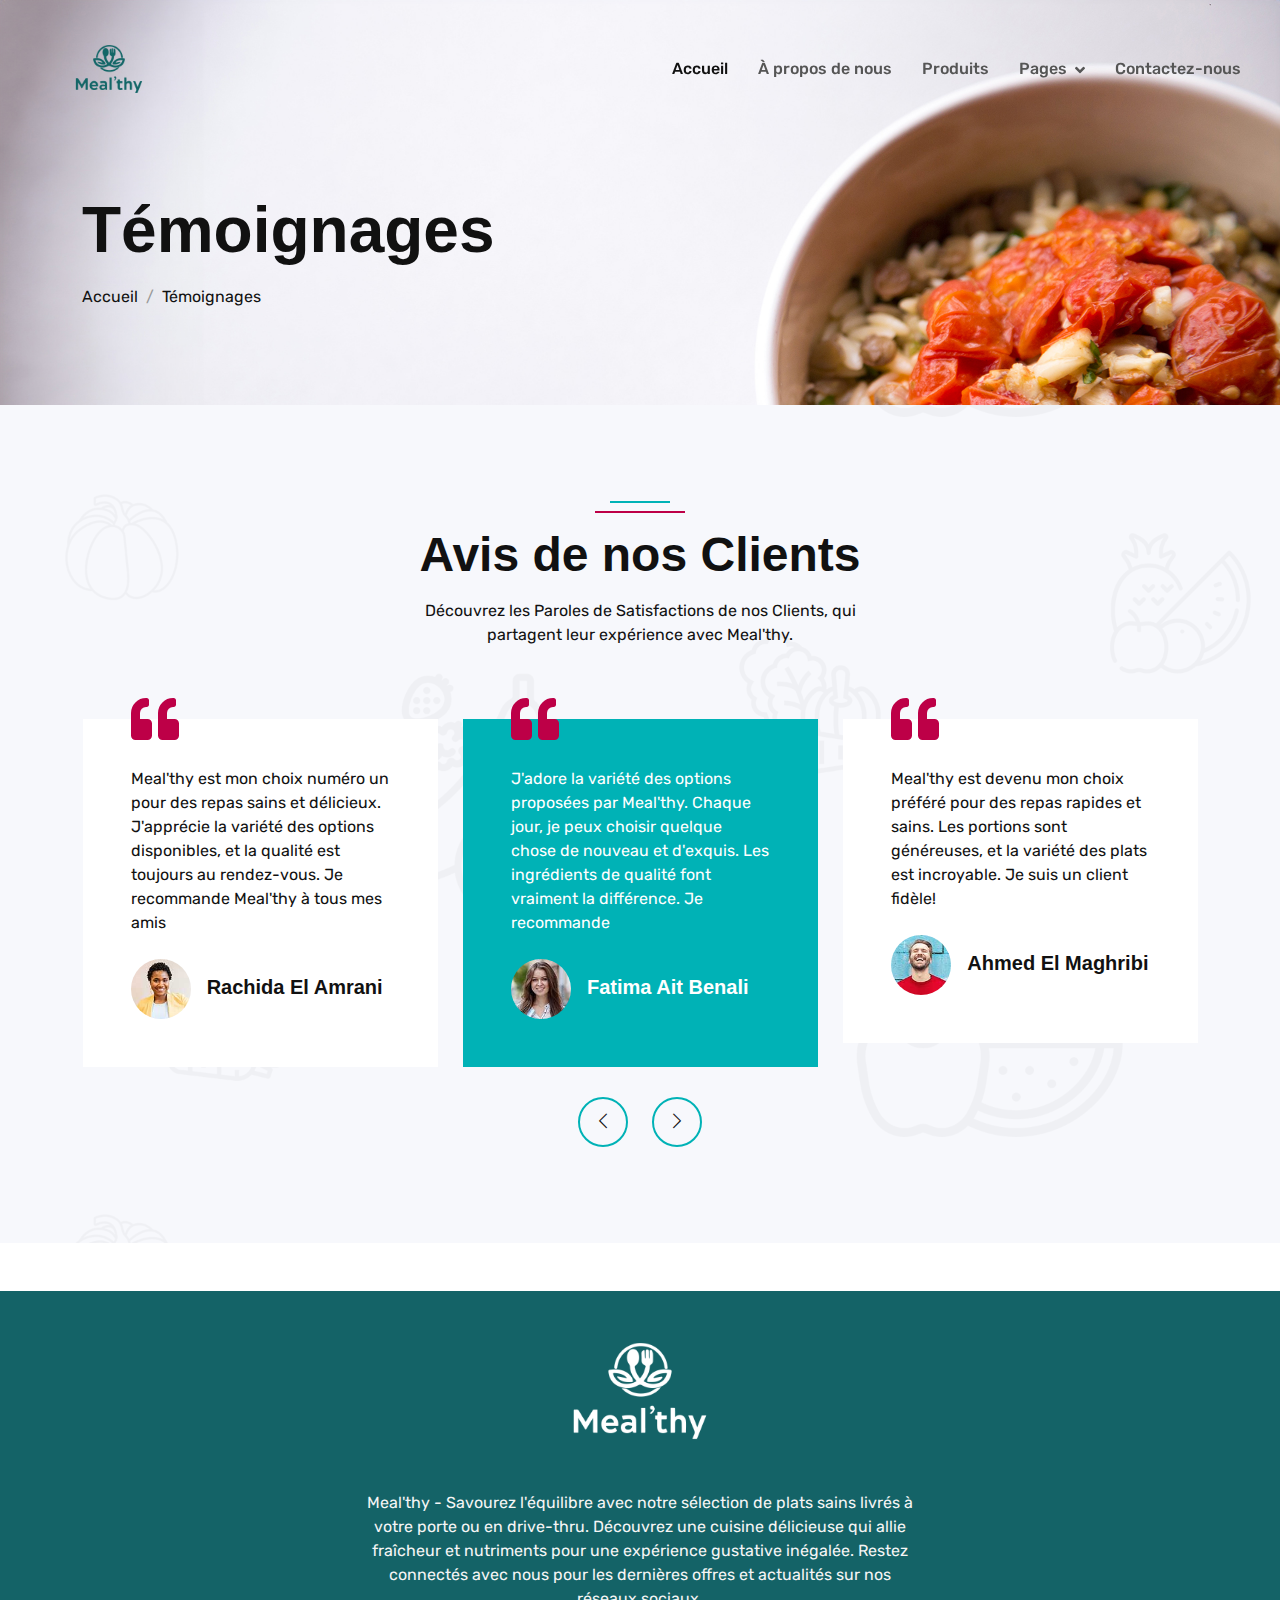
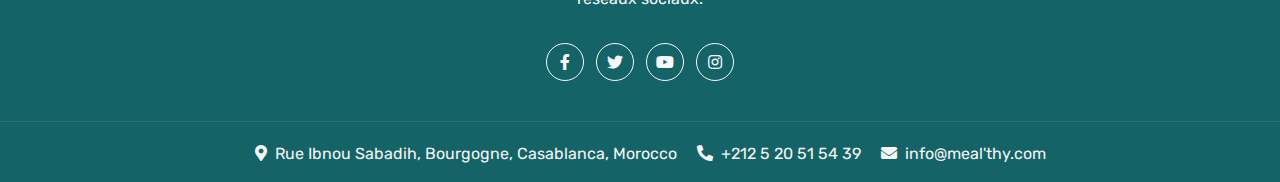
<file: testimonial.html>
<!DOCTYPE html>
<html lang="en">

<head>
    <meta charset="utf-8">
    <title>Meal'thy | Healthy Meals Livrés à Votre Porte</title>
    <meta content="width=device-width, initial-scale=1.0" name="viewport">
    <meta content="smart kitchen delivery takeaway healthy meal glovo jumia food snack livraison lalivraison Mealthy, alimentation saine, repas équilibrés, livraison de repas, cuisine marocaine, santé, nutrition" name="keywords">
    <meta content="Découvrez Mealthy Maroc, votre source de repas équilibrés et délicieux. Commandez en ligne et profitez d'une livraison rapide à Casablanca. Explorez notre menu varié de plats inspirés de la cuisine marocaine et internationale." name="description">

    <!-- Favicon -->
    <link href="img/favicon.ico" rel="icon">

    <!-- Google Web Fonts -->
    <link rel="preconnect" href="https://fonts.googleapis.com">
    <link rel="preconnect" href="https://fonts.gstatic.com" crossorigin>
    <link href="https://fonts.googleapis.com/css2?family=Open+Sans:wght@400;500&family=Lora:wght@600;700&display=swap" rel="stylesheet"> 

    <link rel="preconnect" href="https://fonts.gstatic.com" crossorigin>
    <link href="https://fonts.googleapis.com/css2?family=DM+Serif+Display&family=Rubik:wght@400;700&display=swap" rel="stylesheet">

    <!-- Icon Font Stylesheet -->
    <link href="https://cdnjs.cloudflare.com/ajax/libs/font-awesome/5.10.0/css/all.min.css" rel="stylesheet">
    <link href="https://cdn.jsdelivr.net/npm/bootstrap-icons@1.4.1/font/bootstrap-icons.css" rel="stylesheet">

    <!-- Libraries Stylesheet -->
    <link href="lib/animate/animate.min.css" rel="stylesheet">
    <link href="lib/owlcarousel/assets/owl.carousel.min.css" rel="stylesheet">

    <!-- Customized Bootstrap Stylesheet -->
    <link href="css/bootstrap.min.css" rel="stylesheet">

    <!-- Template Stylesheet -->
    <link href="css/style.css" rel="stylesheet">
</head>

<body>
    <!-- Spinner Start -->
    <div id="spinner" class="show bg-white position-fixed translate-middle w-100 vh-100 top-50 start-50 d-flex align-items-center justify-content-center">
        <div class="spinner-border text-primary" role="status"></div>
    </div>
    <!-- Spinner End -->


    <!-- Navbar Start -->
    <div class="container-fluid fixed-top px-0 wow fadeIn" data-wow-delay="0.1s">
        <div class="top-bar row gx-0 align-items-center d-none d-lg-flex">
            <div class="col-lg-6 px-5 text-start">
                <small><i class="fa fa-map-marker-alt me-2"></i>Rue Ibnou Sabadih, Bourgogne, Casablanca, Morocco</small>
                <small><i class="ms-4 fa fa-phone-alt me-2"></i>+212 5 20 51 54 39</small>
            </div>
            <div class="col-lg-6 px-5 text-end">
                <small>Suivez-nous :</small>
                <a class="text-body ms-3" href="https://www.facebook.com/?locale=fr_FR" target="_blank"><i class="fab fa-facebook-f"></i></a>
                <a class="text-body ms-3" href="https://twitter.com/?lang=fr" target="_blank"><i class="fab fa-twitter"></i></a>
                <a class="text-body ms-3" href="https://www.youtube.com/" target="_blank"><i class="fab fa-youtube"></i></a>
                <a class="text-body ms-3" href="https://instagram.com/Meal'thy_morocco?igshid=NzZhOTFlYzFmZQ==" target="_blank"><i class="fab fa-instagram"></i></a>
            </div>
        </div>

        <nav class="navbar navbar-expand-lg navbar-light py-lg-0 px-lg-5 wow fadeIn" data-wow-delay="0.1s">
            <a href="index.html" class="navbar-brand ms-4 ms-lg-0">
                <img class="logo" src="img/logo.png" alt="Meal'thy">
            </a>
            <button type="button" class="navbar-toggler me-4" data-bs-toggle="collapse" data-bs-target="#navbarCollapse">
                <span class="navbar-toggler-icon"></span>
            </button>
            <div class="collapse navbar-collapse" id="navbarCollapse">
                <div class="navbar-nav ms-auto p-4 p-lg-0">
                    <a href="index.html" class="nav-item nav-link active">Accueil</a>
                    <a href="about.html" class="nav-item nav-link">À propos de nous</a>
                    <a href="product.html" class="nav-item nav-link">Produits</a>
                    <div class="nav-item dropdown">
                        <a href="#" class="nav-link dropdown-toggle" data-bs-toggle="dropdown">Pages</a>
                        <div class="dropdown-menu m-0">
                            <a href="blog.html" class="dropdown-item">Blog en grille</a>
                            <a href="feature.html" class="dropdown-item">Nos Caractéristiques</a>
                            <a href="testimonial.html" class="dropdown-item">Témoignages</a>
                            <a href="404.html" class="dropdown-item">404 Page</a>
                        </div>
                    </div>
                    <a href="contact.html" class="nav-item nav-link">Contactez-nous</a>
                </div>
            </div>
        </nav>
    </div>
    <!-- Navbar End -->


    <!-- Page Header Start -->
    <div class="container-fluid page-header wow fadeIn" data-wow-delay="0.1s">
        <div class="container">
            <h1 class="display-3 mb-3 animated slideInDown">Témoignages</h1>
            <nav aria-label="breadcrumb animated slideInDown">
                <ol class="breadcrumb mb-0">
                    <li class="breadcrumb-item"><a class="text-body" href="index.html">Accueil</a></li>
                    <li class="breadcrumb-item text-dark active" aria-current="page">Témoignages</li>
                </ol>
            </nav>
        </div>
    </div>
    <!-- Page Header End -->


    <!-- Testimonial Start -->
    <div class="container-fluid bg-light bg-icon py-6 mb-5">
        <div class="container">
            <div class="section-header text-center mx-auto mb-5 wow fadeInUp" data-wow-delay="0.1s" style="max-width: 500px;">
                <h1 class="display-5 mb-3">Avis de nos Clients</h1>
                <p>Découvrez les Paroles de Satisfactions de nos Clients, qui partagent leur expérience avec Meal'thy.</p>
            </div>
            <div class="owl-carousel testimonial-carousel wow fadeInUp" data-wow-delay="0.1s">
                <div class="testimonial-item position-relative bg-white p-5 mt-4">
                    <i class="fa fa-quote-left fa-3x text-primary position-absolute top-0 start-0 mt-n4 ms-5"></i>
                    <p class="mb-4">J'adore la variété des options proposées par Meal'thy. Chaque jour, je peux choisir quelque chose de nouveau et d'exquis. Les ingrédients de qualité font vraiment la différence. Je recommande</p>
                    <div class="d-flex align-items-center">
                        <img class="flex-shrink-0 rounded-circle" src="img/testimonial-1.jpg" alt="">
                        <div class="ms-3">
                            <h5 class="mb-1">Fatima Ait Benali</h5>
                        </div>
                    </div>
                </div>
                <div class="testimonial-item position-relative bg-white p-5 mt-4">
                    <i class="fa fa-quote-left fa-3x text-primary position-absolute top-0 start-0 mt-n4 ms-5"></i>
                    <p class="mb-4">Meal'thy est devenu mon choix préféré pour des repas rapides et sains. Les portions sont généreuses, et la variété des plats est incroyable. Je suis un client fidèle!</p>
                    <div class="d-flex align-items-center">
                        <img class="flex-shrink-0 rounded-circle" src="img/testimonial-2.jpg" alt="">
                        <div class="ms-3">
                            <h5 class="mb-1">Ahmed El Maghribi</h5>
                        </div>
                    </div>
                </div>
                <div class="testimonial-item position-relative bg-white p-5 mt-4">
                    <i class="fa fa-quote-left fa-3x text-primary position-absolute top-0 start-0 mt-n4 ms-5"></i>
                    <p class="mb-4">En tant que personne occupée, Meal'thy a vraiment simplifié ma vie. Les plats sont délicieux, et la livraison est toujours à l'heure. Merci de rendre l'alimentation saine si pratique!</p>
                    <div class="d-flex align-items-center">
                        <img class="flex-shrink-0 rounded-circle" src="img/testimonial-3.jpg" alt="">
                        <div class="ms-3">
                            <h5 class="mb-1">Karim Rahmani</h5>
                        </div>
                    </div>
                </div>
                <div class="testimonial-item position-relative bg-white p-5 mt-4">
                    <i class="fa fa-quote-left fa-3x text-primary position-absolute top-0 start-0 mt-n4 ms-5"></i>
                    <p class="mb-4">Meal'thy est mon choix numéro un pour des repas sains et délicieux. J'apprécie la variété des options disponibles, et la qualité est toujours au rendez-vous. Je recommande Meal'thy à tous mes amis</p>
                    <div class="d-flex align-items-center">
                        <img class="flex-shrink-0 rounded-circle" src="img/testimonial-4.jpg" alt="">
                        <div class="ms-3">
                            <h5 class="mb-1">Rachida El Amrani</h5>
                        </div>
                    </div>
                </div>
            </div>
        </div>
    </div>
    <!-- Testimonial End -->


    <!-- Footer Start -->
    <footer>
        <div class="footer-top text-center">
            <div class="container">
                <div class="row justify-content-center">
                    <div class="col-lg-6 text-center">
                        <a class="#" href="#"><img class="logo2" src="img/logo2.png" alt="Epic Studio."></a>
                        <p id="description">Meal'thy - Savourez l'équilibre avec notre sélection de plats sains livrés à votre porte ou en drive-thru.
                             Découvrez une cuisine délicieuse qui allie fraîcheur et nutriments pour une expérience gustative inégalée.
                             Restez connectés avec nous pour les dernières offres et actualités sur nos réseaux sociaux.</p>
                            <div class="social_container text-center">
                                <a class="btn btn-square btn-outline-light rounded-circle me-1" href="https://www.facebook.com/?locale=fr_FR" target="_blank"><i class="fab fa-facebook-f"></i></a>
                                <a class="btn btn-square btn-outline-light rounded-circle me-1" href="https://www.twitter.com/?locale=fr_FR" target="_blank"><i class="fab fa-twitter"></i></a>
                                <a class="btn btn-square btn-outline-light rounded-circle me-1" href="https://www.youtube.com/?locale=fr_FR" target="_blank"><i class="fab fa-youtube"></i></a>
                                <a class="btn btn-square btn-outline-light rounded-circle me-0" href="https://instagram.com/Meal'thy_morocco?igshid=NzZhOTFlYzFmZQ==" target="_blank"><i class="fab fa-instagram"></i></a>
                            </div>
                        
                    </div>
                    
                </div>
            </div>
        </div>
        <div class="footer-bottom">
            <p><i class="fa fa-map-marker-alt me-3"></i>Rue Ibnou Sabadih, Bourgogne, Casablanca, Morocco</p>
            <p><i class="fa fa-phone-alt me-3"></i>+212 5 20 51 54 39</p>
            <p><i class="fa fa-envelope me-3"></i>info@meal'thy.com</p>
        </div>
    </footer>
    <!-- Footer End -->


   


    <!-- JavaScript Libraries -->
    <script src="https://code.jquery.com/jquery-3.4.1.min.js"></script>
    <script src="https://cdn.jsdelivr.net/npm/bootstrap@5.0.0/dist/js/bootstrap.bundle.min.js"></script>
    <script src="lib/wow/wow.min.js"></script>
    <script src="lib/easing/easing.min.js"></script>
    <script src="lib/waypoints/waypoints.min.js"></script>
    <script src="lib/owlcarousel/owl.carousel.min.js"></script>

    <!-- Template Javascript -->
    <script src="js/main.js"></script>
</body>

</html>
</file>
<file: css/style.css>
/********** Template CSS **********/
:root {
    --primary: #00B2B6;
    --secondary: #BD0047;
    --light: #F7F8FC;
    --dark: #111111;
}

.back-to-top {
    position: fixed;
    display: none;
    right: 30px;
    bottom: 30px;
    z-index: 99;
}

.my-6 {
    margin-top: 6rem;
    margin-bottom: 6rem;
}

.py-6 {
    padding-top: 6rem;
    padding-bottom: 6rem;
}

.bg-icon {
    background: url(../img/bg-icon.png) center center repeat;
    background-size: contain;
}


/*** Spinner ***/
#spinner {
    opacity: 0;
    visibility: hidden;
    transition: opacity .5s ease-out, visibility 0s linear .5s;
    z-index: 99999;
}

#spinner.show {
    transition: opacity .5s ease-out, visibility 0s linear 0s;
    visibility: visible;
    opacity: 1;
}


/*** Button ***/
.btn {
    font-weight: 500;
    transition: .5s;
}

.btn.btn-primary,
.btn.btn-secondary,
.btn.btn-outline-primary:hover,
.btn.btn-outline-secondary:hover {
    color: #fff;
}
.btn.btn-primary:hover ,
.btn.btn-secondary:hover {
    color: #111111;
}

.btn-square {
    width: 38px;
    height: 38px;
}

.btn-sm-square {
    width: 32px;
    height: 32px;
}

.btn-lg-square {
    width: 48px;
    height: 48px;
}

.btn-square,
.btn-sm-square,
.btn-lg-square {
    padding: 0;
    display: flex;
    align-items: center;
    justify-content: center;
    font-weight: normal;
}
.text-bouton{
    color: #fff;
}
.text-bouton:hover{
    color: #111111;
}
.text-bouton:active{
    color: #111111;
}
/*** Navbar ***/
.fixed-top {
    transition: .5s;
}

.top-bar {
    height: 45px;
    border-bottom: 1px solid rgba(0, 0, 0, .07);
}

.navbar .dropdown-toggle::after {
    border: none;
    content: "\f107";
    font-family: "Font Awesome 5 Free";
    font-weight: 900;
    vertical-align: middle;
    margin-left: 8px;
}

.navbar .navbar-nav .nav-link {
    padding: 25px 15px;
    color: #555555;
    font-weight: 500;
    outline: none;
}

.navbar .navbar-nav .nav-link:hover,
.navbar .navbar-nav .nav-link.active {
    color: var(--dark);
}

@media (max-width: 991.98px) {
    .navbar .navbar-nav {
        margin-top: 10px;
        border-top: 1px solid rgba(0, 0, 0, .07);
        background: #FFFFFF;
    }

    .navbar .navbar-nav .nav-link {
        padding: 10px 0;
    }
}

@media (min-width: 992px) {
    .navbar .nav-item .dropdown-menu {
        display: block;
        visibility: hidden;
        top: 100%;
        transform: rotateX(-75deg);
        transform-origin: 0% 0%;
        transition: .5s;
        opacity: 0;
    }

    .navbar .nav-item:hover .dropdown-menu {
        transform: rotateX(0deg);
        visibility: visible;
        transition: .5s;
        opacity: 1;
    }
}
.logo{
    height: 100px;
    width: 100px;
    margin-left: 10px;
}
@media (min-width: 930px) {
    .logo {
        margin-left: 35px;
    }
}
.logo2{
    height: 200px;
    width: 200px;
}

/*** Header ***/
.carousel-caption {
    top: 0;
    left: 0;
    right: 0;
    bottom: 0;
    display: flex;
    align-items: center;
    justify-content: center;
    text-align: start;
    z-index: 1;
}
.carousel-control-prev,
.carousel-control-next {
    width: 15%;
}

.carousel-control-prev-icon,
.carousel-control-next-icon {
    width: 3rem;
    height: 3rem;
    background-color: var(--primary);
    border: 10px solid var(--primary);
    border-radius: 3rem;
}

@media (max-width: 768px) {
    #header-carousel .carousel-item {
        position: relative;
        min-height: 450px;
    }
    
    #header-carousel .carousel-item img {
        position: absolute;
        width: 100%;
        height: 100%;
        object-fit: cover;
    }
}

.page-header {
    padding-top: 12rem;
    padding-bottom: 6rem;
    background: url(../img/carousel-1.jpg) top right no-repeat;
    background-size: cover;
}

.breadcrumb-item+.breadcrumb-item::before {
    color: #999999;
}


/*** Section Header ***/
.section-header {
    position: relative;
    padding-top: 25px;
}

.section-header::before {
    position: absolute;
    content: "";
    width: 60px;
    height: 2px;
    top: 0;
    left: 50%;
    transform: translateX(-50%);
    background: var(--primary);
}

.section-header::after {
    position: absolute;
    content: "";
    width: 90px;
    height: 2px;
    top: 10px;
    left: 50%;
    transform: translateX(-50%);
    background: var(--secondary);
}

.section-header.text-start::before,
.section-header.text-start::after {
    left: 0;
    transform: translateX(0);
}



/*** About ***/
.about-img img {
    position: relative;
    z-index: 2;
}

.about-img::before {
    position: absolute;
    content: "";
    top: 0;
    left: -50%;
    width: 100%;
    height: 100%;
    background-image: -webkit-repeating-radial-gradient(#FFFFFF, #EEEEEE 5px, transparent 5px, transparent 10px);
    background-image: -moz-repeating-radial-gradient(#FFFFFF, #EEEEEE 5px, transparent 5px, transparent 10px);
    background-image: -ms-repeating-radial-gradient(#FFFFFF, #EEEEEE 5px, transparent 5px, transparent 10px);
    background-image: -o-repeating-radial-gradient(#FFFFFF, #EEEEEE 5px, transparent 5px, transparent 10px);
    background-image: repeating-radial-gradient(#FFFFFF, #EEEEEE 5px, transparent 5px, transparent 10px);
    background-size: 20px 20px;
    transform: skew(20deg);
    z-index: 1;
}


/*** Product ***/
.nav-pills .nav-item .btn {
    color: var(--dark);
}

.nav-pills .nav-item .btn:hover,
.nav-pills .nav-item .btn.active {
    color: #FFFFFF;
}

.product-item {
    box-shadow: 0 0 45px rgba(0, 0, 0, .07);
}

.product-item img {
    transition: .5s;
}

.product-item:hover img {
    transform: scale(1.1);
}

.product-item small a:hover {
    color: var(--primary) !important;
}
#bouton{
    margin-top: 48px;
}


/*** Testimonial ***/
.testimonial-carousel .owl-item .testimonial-item img {
    width: 60px;
    height: 60px;
}

.testimonial-carousel .owl-item .testimonial-item,
.testimonial-carousel .owl-item .testimonial-item * {
    transition: .5s;
}

.testimonial-carousel .owl-item.center .testimonial-item {
    background: var(--primary) !important;
}

.testimonial-carousel .owl-item.center .testimonial-item * {
    color: #FFFFFF !important;
}

.testimonial-carousel .owl-item.center .testimonial-item i {
    color: var(--secondary) !important;
}

.testimonial-carousel .owl-nav {
    margin-top: 30px;
    display: flex;
    justify-content: center;
}

.testimonial-carousel .owl-nav .owl-prev,
.testimonial-carousel .owl-nav .owl-next {
    margin: 0 12px;
    width: 50px;
    height: 50px;
    display: flex;
    align-items: center;
    justify-content: center;
    color: var(--dark);
    border: 2px solid var(--primary);
    border-radius: 50px;
    font-size: 18px;
    transition: .5s;
}

.testimonial-carousel .owl-nav .owl-prev:hover,
.testimonial-carousel .owl-nav .owl-next:hover {
    color: #FFFFFF;
    background: var(--primary);
}


/*** Old Footer 
.footer {
    color: #999999;
}

.footer .btn.btn-link {
    display: block;
    margin-bottom: 5px;
    padding: 0;
    text-align: left;
    color: #999999;
    font-weight: normal;
    text-transform: capitalize;
    transition: .3s;
}

.footer .btn.btn-link::before {
    position: relative;
    content: "\f105";
    font-family: "Font Awesome 5 Free";
    font-weight: 900;
    color: #999999;
    margin-right: 10px;
}

.footer .btn.btn-link:hover {
    color: var(--light);
    letter-spacing: 1px;
    box-shadow: none;
}

.footer .copyright {
    padding: 25px 0;
    font-size: 15px;
    border-top: 1px solid rgba(256, 256, 256, .1);
}

.footer .copyright a {
    color: var(--light);
}

.footer .copyright a:hover {
    color: var(--primary);
}
***/
footer {
    background-color: #146367;
    background-size: cover;
    background-position: center;
    background-repeat: no-repeat;
    background-attachment: fixed;
}

footer .footer-top {
    padding-top: 0px;
    padding-bottom: 40px;
}

.footer-bottom {
    border-top: 1px solid rgba(255, 255, 255, 0.1);
    padding-top: 20px;
    display: flex;
    align-items: center;
    justify-content: center;
}
@media (max-width: 604px) {
    .footer-bottom {
        display: block;
        padding-bottom: .5rem;
    }
}
footer .navbar-brand {
    color: #fff;
}

footer p {
    color: #f5f5f5;
}

footer .social-icons a {
    width: 50px;
    height: 50px;
    font-size: 20px;
    margin-left: 4px;
    margin-right: 4px;
}

.social_container{
    display: flex;
    align-items: center;
    justify-content: center;
    
}
#description{
    margin-bottom: 2rem;
}

.loader {
    min-height: 100vh;
    display: flex;
    align-items: center;
    justify-content: center;
    background-color: red;
    z-index: 99999;
    position: fixed;
    left: 0;
    right: 0;
}


input.form-control {
    border-color: transparent;
    height: 44px;
}

.form-control {
    background-color: rgba(0, 0, 0, 0.04);
    border-color: rgba(0, 0, 0, 0.04);;
}

.form-control:focus {
    box-shadow: none;
    border-color: var(--brand);
}
</file>
